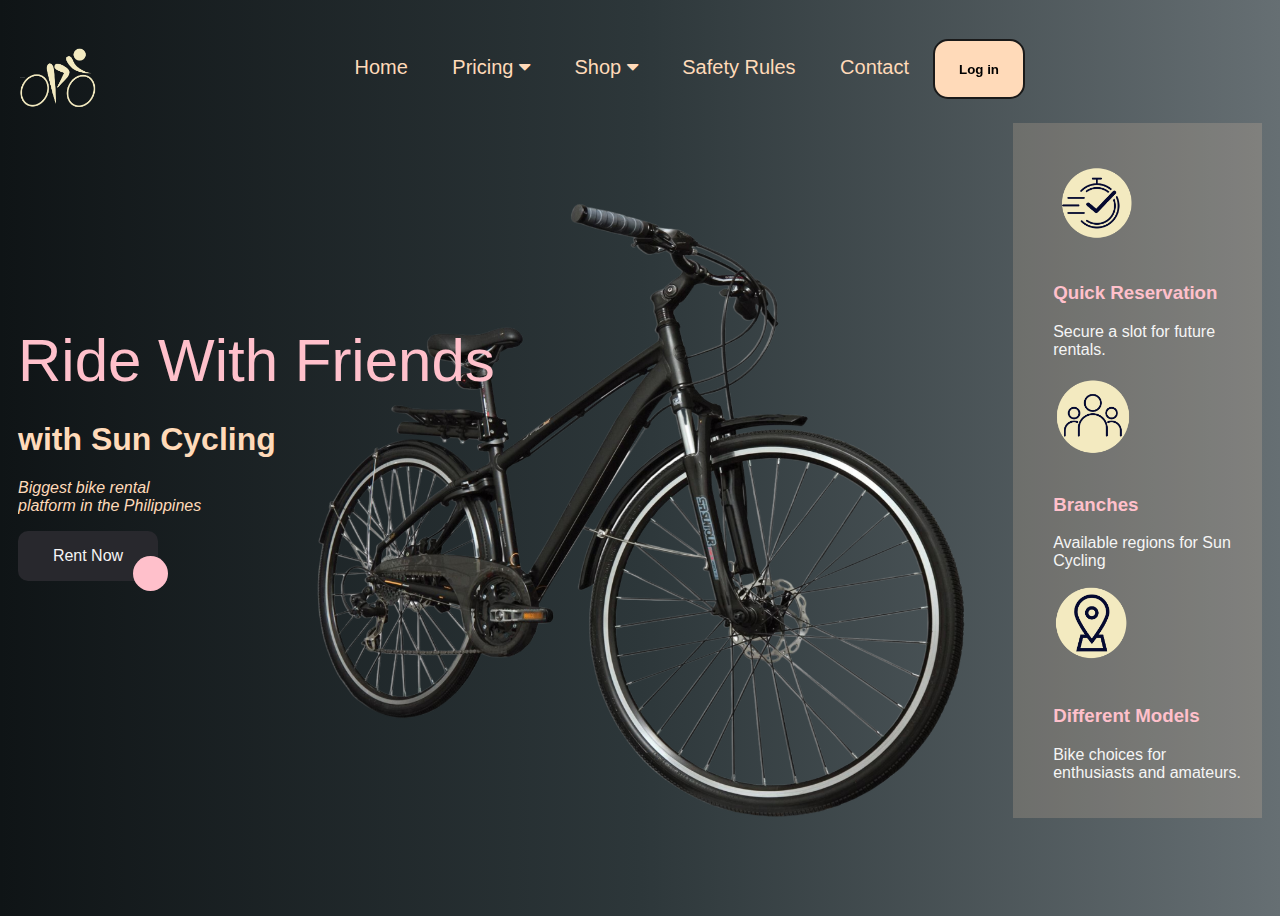
<file: New folder/index.html>
<!DOCTYPE html>
<html>
  <style>
    * {
  box-sizing: border-box;
}

body {
  font-family: Arial;
  padding: 10px;
  background: linear-gradient(to right, #0f1416, #2d373a, #666f73);
}
/* Header/Blog Title */
.header {
  text-align: center;
  background: white;
}

/* .header h1 {}*/

/* Style the top navigation bar */
.topnav {
  overflow: hidden;
  text-align: center; /* Center-align the navigation links */
}

/* Style the topnav links */
.topnav a {
  display: inline-block;
  list-style: outside none none;
  margin: .5em 1em;
  padding: 0;
  color: peachpuff;
  position: relative;
  text-decoration: none;
  font-size: 20px;
}

.topnav a::before,
.topnav a::after {
  content: '';
  height: 14px;
  width: 14px;
  position: absolute;
  transition: all .35s ease;
  opacity: 0;
}

.topnav a::before {
  content: '';
  right: 0;
  top: 0;
  border-top: 3px solid peachpuff;
  border-right: 3px solid peachpuff;
  transform: translate(-100%, 50%);
}

.topnav a:after {
  content: '';
  left: 0;
  bottom: 0;
  border-bottom: 3px solid peachpuff;
  border-left: 3px solid peachpuff;
  transform: translate(100%, -50%)
}

.topnav a:hover:before,
.topnav a:hover:after {
  transform: translate(0, 0);
  opacity: 1;
}

.topnav a:hover {
  color:pink;
}
.home .home-text{
 	text-align: left;
 	position: relative;
 	z-index: 2;
 }

.home .home-text p{
	margin:0;
	overflow: hidden;
}
.home .home-text p span{
    font-size: 60px;
    color:pink;
    font-weight: 500;
    display: inline-block;
    line-height: 76px;
    display: none;
}

.home .home-text p span.text-in{
	display: block;
	animation: textIn .5s ease;
}
.home .home-text p span.text-out{
	animation: textOut .5s ease;
}

@keyframes textIn{
	0%{
		transform: translateY(100%);
	}
	100%{
		transform: translateY(0%);
	}
}
@keyframes textOut{
	0%{
		transform: translateY(0%);
	}
	100%{
		transform: translateY(-100%);

	}
}
/* CSS */
.button-86 {
  all: unset;
  width: 100px;
  height: 30px;
  font-size: 16px;
  background: transparent;
  border: none;
  position: relative;
  color: whitesmoke;
  cursor: pointer;
  z-index: 1;
  padding: 10px 20px;
  display: flex;
  align-items: center;
  justify-content: center;
  white-space: nowrap;
  user-select: none;
  -webkit-user-select: none;
  touch-action: manipulation;
}

.button-86::after,
.button-86::before {
  content: '';
  position: absolute;
  bottom: 0;
  right: 0;
  z-index: -99999;
  transition: all .4s;
}

.button-86::before {
  transform: translate(0%, 0%);
  width: 100%;
  height: 100%;
  background: #28282d;
  border-radius: 10px;
}

.button-86::after {
  transform: translate(10px, 10px);
  width: 35px;
  height: 35px;
  background: pink;
  color: #28282d;
  backdrop-filter: blur(5px);
  -webkit-backdrop-filter: blur(5px);
  border-radius: 50px;
}

.button-86:hover::before {
  transform: translate(5%, 20%);
  width: 110%;
  height: 110%;
}

.button-86:hover::after {
  border-radius: 10px;
  transform: translate(0, 0);
  width: 100%;
  height: 100%;
}

.button-86:active::after {
  transition: 0s;
  transform: translate(0, 5%);
}
.button-27 {
  appearance: none;
  background-color: peachpuff;
  border: 2px solid #1A1A1A;
  border-radius: 15px;
  box-sizing: border-box;
  color: black;
  cursor: pointer;
  display: inline-block;
  font-weight: 600;
  line-height: normal;
  margin: 0;
  min-height: 60px;
  min-width: 0;
  outline: none;
  padding: 16px 24px;
  text-align: center;
  text-decoration: none;
  transition: all 300ms cubic-bezier(.23, 1, 0.32, 1);
  user-select: none;
  -webkit-user-select: none;
  touch-action: manipulation;
  will-change: transform;
}

.button-27:disabled {
  pointer-events: none;
}

.button-27:hover {
  box-shadow: rgba(0, 0, 0, 0.25) 0 8px 15px;
  transform: translateY(-2px);
}

.button-27:active {
  box-shadow: none;
  transform: translateY(0);
}

/* Dropdown container */
.dropdown {
  position: below;
  display: inline-block;
}

/* Dropdown content (hidden by default) */
.dropdown-content {
  display: none;
  position: absolute;
  background-color: #f9f9f9;
  min-width: 160px;
  box-shadow: 0px 8px 16px 0px rgba(0,0,0,0.2);
  z-index: 1;
}

/* Links inside the dropdown */
.dropdown-content a {
  color: black;
  padding: 12px 16px;
  text-decoration: none;
  display: block;
}

/* Change color of dropdown links on hover */
.dropdown-content a:hover {
  background-color: #f1f1f1;
}

/* Show the dropdown menu on hover */
.dropdown:hover .dropdown-content {
  display: block;
}




/* Create two unequal columns that floats next to each other */
/* Left column */
.leftcolumn {   
  float: left;
  width: 80%;
}

/* Right column */
.rightcolumn {
  float: left;
  width: 20%;
  background-color:rgba(255, 218, 185, 0.182);
  padding-left: 20px;
}
.logo{
  float: left;
}

/* Fake image */
.fakeimg {

  width: 100%;
  text-align: right;
}

/* Add a card effect for articles */
.card {
 
  padding: 20px;
  margin-top: 20px;
  display: inline-block;

}
.card a{
    text-decoration: none;
    color: pink;
}
/* Clear floats after the columns */
.row::after {
  content: "";
  display: table;
  clear: both;
}


/* Footer */
.footer {
  padding: 20px;
  text-align: center;
  margin-top: 20px;
}

/* Responsive layout - when the screen is less than 800px wide, make the two columns stack on top of each other instead of next to each other */
@media screen and (max-width: 800px) {
  .leftcolumn, .rightcolumn {   
    width: 100%;
    padding: 0;
  }
}

/* Responsive layout - when the screen is less than 400px wide, make the navigation links stack on top of each other instead of next to each other */
@media screen and (max-width: 400px) {
  .topnav a {
    float: none;
    width: 100%;
    margin: 0%;
    
  }
}
  </style>
<head>
	<title>Sun Cycling PH</title>
    <link rel="icon" type="image/x-icon" href="1.png">
     <meta name="viewport" content="width=device-width, initial-scale=1">
     <link rel="stylesheet" href="https://cdnjs.cloudflare.com/ajax/libs/font-awesome/4.7.0/css/font-awesome.min.css">

</head>
    
<body>
  <div class="header">
    <h1></h1>
  </div>

<div class="topnav">
  <div class="logo"> <img src="1.png" alt="logot" style ="width:80px;height:80px;"></div>
  <a href="#" onclick="location.href='index.html'" >Home</a>
  <div class="dropdown">
    <a href="#" class="dropbtn">Pricing <i class="fa fa-caret-down"></i></a>
    <div class="dropdown-content">
      <h2>Pricing</h2>
      
      <h3>Standard Plan</h3>
      <p>Price: $XX per month</p>
      <p>Features:</p>
      <ul>
        <li>Less 10% for 5th Rental</li>
        <li>Access to Perks</li>
      </ul>
  
      <h3>Premium Plan</h3>
      <p>Price: $XX per month</p>
      <p>Features:</p>
      <ul>
        <li>Rent a bike for a month</li>
        <li>Inclusive of Upgrades</li>
        <!-- Add more features as needed -->
      </ul>
  
      <h3>Enterprise Plan</h3>
      <p>Contact us for a customized quote.</p>
  
      <!-- Add more pricing plans as needed -->
  
    </div>
  </div>
  
  <div class="dropdown">
    <a href="#" class="dropbtn">Shop <i class="fa fa-caret-down"></i></a>
    <div class="dropdown-content">
      <a href="#">Bikes</a>
      <a href="#">Accessories</a>
      <a href="#">Apparel</a>
    </div>
  </div>

  <div class="dropdown">
    <a href="#" class="dropbtn">Safety Rules </a>
    <div class="dropdown-content">
      <a href="#">Ride Defensively</a>
      <a href="#">Inspect Bike</a>
      <a href="#">Follow Rental Terms</a>
    </div>
  </div>
  
  <div class="dropdown">
    <a href="#" class="dropbtn">Contact</a>
    <div class="dropdown-content">
      <a href="#">Email: contact@example.com</a>
      <a href="#">Phone: +1 (123) 456-7890</a>
      <a href="#">Address: 123 Main Street, City</a>
      
    </div>
  </div>
  <button float="right" class="button-27" role="button" onclick="location.href='signup.html'">Log in</button> 
</div>

<div class="row">
  <div class="leftcolumn">
    
   <div class="fakeimg" style="height:200px;"> <img src="5.png" float=right style="width:750px;height:700px;" ></div>
   
  <section class="home">
    <div class="home-text">
      <p class="animate-text">
        <span>Ride With Friends</span>
        <span>Explore the City</span>
        <span>Upgrade your Comfort</span>
        <span>Enjoy the Scenery</span>
        <span>Breathe and Relax</span>
        <h1 style="color: peachpuff">         with Sun Cycling</h1>
        <p style="color:  peachpuff" ><i>   Biggest bike rental  <br>   platform in the Philippines </br> </i></p>
      </p> 
     </div>
</section>
<p> </p>
<p> </p>
<button class="button-86" onclick="location.href='Rent.html'" role="button">Rent Now</button>

  </div>
      
  <div class="rightcolumn">
    <div class="card">
     
        <div class="fakeimg2" style="height:100px;"><img src="3.png" float=right style="width:80px;height:80px;" ></div>
        <h3><a href="#" onclick="location.href='reservations.html'">Quick Reservation</a></h3>
        <p style="color: whitesmoke">Secure a slot for future rentals.</p>
        <div class="fakeimg2" style="height:100px;"><img src="2.png" float=right style="width:80px;height:80px;" ></div>
        <h3><a href="#">Branches</a></h3>
        <p style="color: whitesmoke">Available regions for Sun Cycling</p>
        <div class="fakeimg2" style="height:100px;"><img src="4.png" float=right style="width:80px;height:80px;" ></div>
        <h3><a href="#">Different Models</a></h3>
        <p style="color: whitesmoke">Bike choices for enthusiasts and amateurs.</p>

     
    </div>
  </div>
</div>

<div class="footer">
  <h2></h2>
</div>
 
<script>
         const txts=document.querySelector(".animate-text").children,
               txtsLen=txts.length;
           let index=0;
          const textInTimer=3000,
                textOutTimer=2800;

         function animateText() {
            for(let i=0; i<txtsLen; i++){
              txts[i].classList.remove("text-in","text-out");  
            }
            txts[index].classList.add("text-in");

            setTimeout(function(){
                txts[index].classList.add("text-out");              
            },textOutTimer)

            setTimeout(function(){

              if(index == txtsLen-1){
                  index=0;
                }
               else{
                   index++;
                 }
                animateText();
            },textInTimer); 
         }
         
         window.onload=animateText;
   
</script>

</body>
</html>
</file>
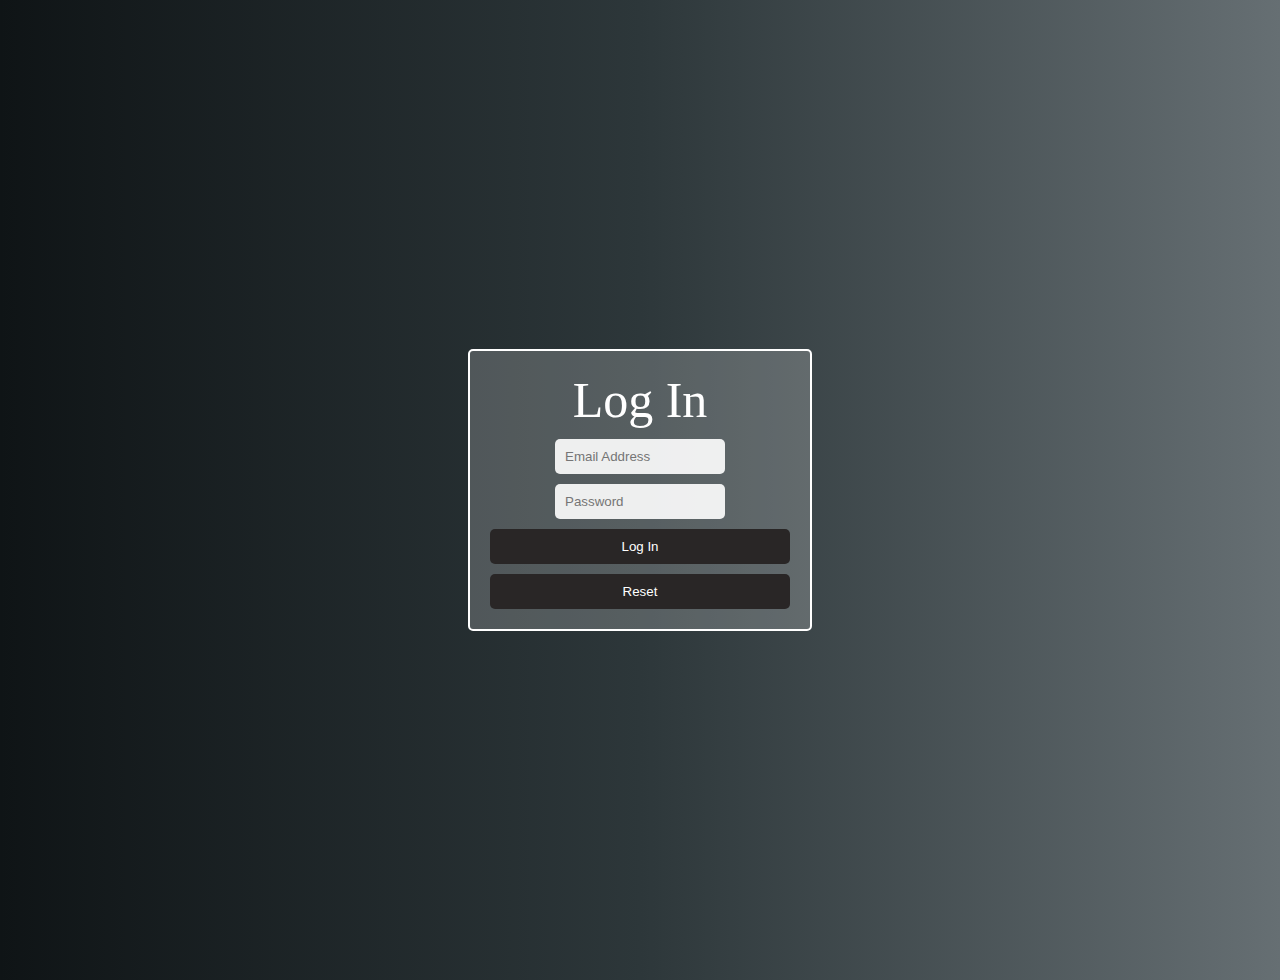
<file: next.html>
<!DOCTYPE html>
<html>
  <head>
    <meta charset="UTF-8">
    <meta name="viewport" content="width=device-width, initial-scale=1.0">
    <title>Log In</title>
    <link rel="icon" type="image/x-icon" href="1.png">
    <style>
      body {
        text-align: center;
        padding: 2em 0;
        background: linear-gradient(to right, #0f1416, #2d373a, #666f73);
        background-position: auto;
        background-size: cover;
        display: flex;
        justify-content: center;
        align-items: center;
        min-height: 100vh;
      }

      header {
        font-size: 50px;
        color: white;
        
      }

      .container {
        width: 300px;
        padding: 20px;
        border: 2px solid white;
        background-color: rgba(255, 255, 255, 0.2);
        border-radius: 5px;
      }

      .Email, .Password {
        margin: 10px 0;
      }

      input {
        width: 50%;
        padding: 10px;
        border: none;
        border-radius: 5px;
        background-color: rgba(255, 255, 255, 0.9);
      }

      .button {
        margin-top: 10px;
      }

      button {
        color: #fff;
        border: none;
        border-radius: 5px;
        cursor: pointer;
        padding: 10px;
        width: 100%;
      }

      button[type="reset"] {
        background-color: rgb(41, 38, 38);;
      }
      button[type="submit"] {
        background-color: rgb(41, 38, 38);;
      }
      #successMessage {
        display: none;
        font-size: 24px;
        color: black;
        margin-top: 20px;
      }

      .error-message {
        color: red;
        font-size: 12px;
      }
    </style>
  </head>
  <title>Sun Cycling; Login</title>
    <link rel="icon" type="image/x-icon" href="1.png">
  <body>
    
    <div class="container">
        <header>Log In</header>
      <form id="myForm">
        <div class="Email">
          <input type="email" placeholder="Email Address" id="email">
          <div id="emailError" class="error-message"></div>
        </div>
        <div class="Password">
          <input type="password" placeholder="Password" id="password">
          <div id="passwordError" class="error-message"></div>
        </div>
        <div class="button">
          <button type="submit">Log In</button>
        </div>
        <div class="button">
          <button type="reset" id="resetButton">Reset</button>
        </div>
      </form>
    </div>
    <script>
       document.addEventListener("DOMContentLoaded", function () {
            const form = document.getElementById("myForm");
            const emailInput = document.getElementById("email");
            const passwordInput = document.getElementById("password");
            const emailError = document.getElementById("emailError");
            const passwordError = document.getElementById("passwordError");
        
            // Attach the resetForm function to the Reset button
            document.getElementById("resetButton").addEventListener("click", function () {
                resetForm();
            });
        
            function resetForm() {
                emailInput.value = "";
                passwordInput.value = "";
                emailError.innerText = "";
                passwordError.innerText = "";
            }
        
            form.addEventListener("submit", function (event) {
                event.preventDefault(); // Prevent form submission
                let isValid = true;
        
                // Check if email is empty
                if (emailInput.value.trim() === "") {
                    emailError.innerText = "Email is required";
                    isValid = false;
                } else {
                    emailError.innerText = "";
                }
        
                // Check if password is empty
                if (passwordInput.value.trim() === "") {
                    passwordError.innerText = "Password is required";
                    isValid = false;
                } else {
                    passwordError.innerText = "";
                }
        
                if (!isValid) {
                    return;
                }
        
                // Retrieve user registration data from local storage
                const storedEmail = localStorage.getItem("userEmail");
                const storedPassword = localStorage.getItem("userPassword");
        
                // Check if the entered email and password match the stored values
                if (emailInput.value === storedEmail && passwordInput.value === storedPassword) {
                    // Redirect to the desired link on successful login
                    window.location.href = "index2.html";
                } else {
                    emailError.innerText = "Invalid email or password";
                    passwordError.innerText = "Invalid email or password";
                }
            });
        
            // Reset error messages when inputs change
            emailInput.addEventListener("input", function () {
                emailError.innerText = "";
            });
        
            passwordInput.addEventListener("input", function () {
                passwordError.innerText = "";
            });
        });
    </script>
  </body>
</html>
</file>
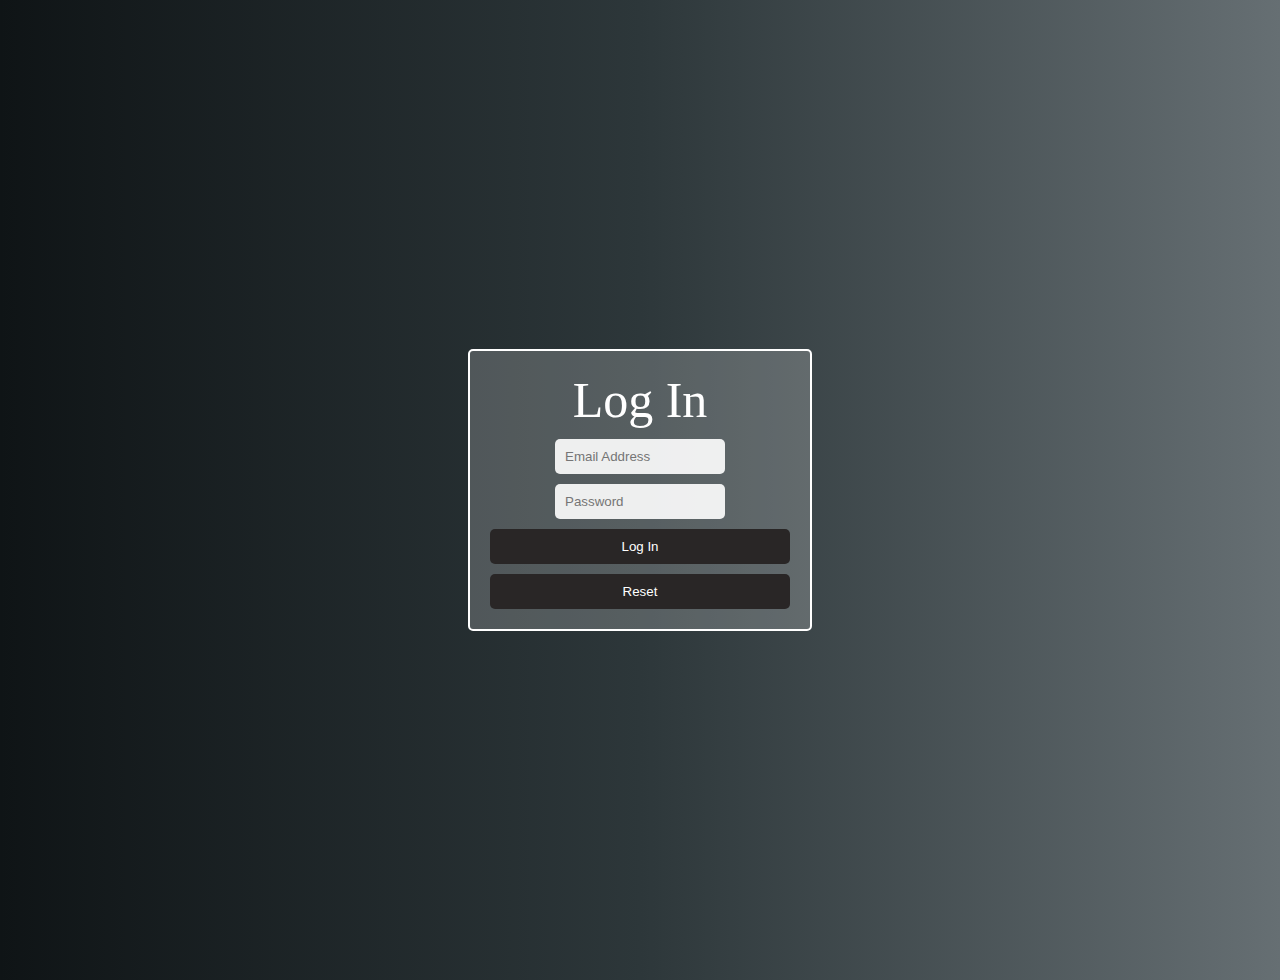
<file: next2.html>
<!DOCTYPE html>
<html>
  <head>
    <meta charset="UTF-8">
    <meta name="viewport" content="width=device-width, initial-scale=1.0">
    <title>Log In</title>
    <style>
      body {
        text-align: center;
        padding: 2em 0;
        background: linear-gradient(to right, #0f1416, #2d373a, #666f73);
        background-position: auto;
        background-size: cover;
        display: flex;
        justify-content: center;
        align-items: center;
        min-height: 100vh;
      }

      header {
        font-size: 50px;
        color: white;
        
      }

      .container {
        width: 300px;
        padding: 20px;
        border: 2px solid white;
        background-color: rgba(255, 255, 255, 0.2);
        border-radius: 5px;
      }

      .Email, .Password {
        margin: 10px 0;
      }

      input {
        width: 50%;
        padding: 10px;
        border: none;
        border-radius: 5px;
        background-color: rgba(255, 255, 255, 0.9);
      }

      .button {
        margin-top: 10px;
      }

      button {
        color: #fff;
        border: none;
        border-radius: 5px;
        cursor: pointer;
        padding: 10px;
        width: 100%;
      }

      button[type="reset"] {
        background-color: rgb(41, 38, 38);;
      }
      button[type="submit"] {
        background-color: rgb(41, 38, 38);;
      }

      #successMessage {
        display: none;
        font-size: 24px;
        color: black;
        margin-top: 20px;
      }

      .error-message {
        color: red;
        font-size: 12px;
      }
    </style>
  </head>
  <title>Sun Cycling; Login</title>
    <link rel="icon" type="image/x-icon" href="1.png">
  <body>
    
    <div class="container">
        <header>Log In</header>
      <form id="myForm">
        <div class="Email">
          <input type="email" placeholder="Email Address" id="email">
          <div id="emailError" class="error-message"></div>
        </div>
        <div class="Password">
          <input type="password" placeholder="Password" id="password">
          <div id="passwordError" class="error-message"></div>
        </div>
        <div class="button">
          <button type="submit">Log In</button>
        </div>
        <div class="button">
          <button type="reset" id="resetButton">Reset</button>
        </div>
      </form>
    </div>
    <script>
       document.addEventListener("DOMContentLoaded", function () {
            const form = document.getElementById("myForm");
            const emailInput = document.getElementById("email");
            const passwordInput = document.getElementById("password");
            const emailError = document.getElementById("emailError");
            const passwordError = document.getElementById("passwordError");
        
            // Attach the resetForm function to the Reset button
            document.getElementById("resetButton").addEventListener("click", function () {
                resetForm();
            });
        
            function resetForm() {
                emailInput.value = "";
                passwordInput.value = "";
                emailError.innerText = "";
                passwordError.innerText = "";
            }
        
            form.addEventListener("submit", function (event) {
                event.preventDefault(); // Prevent form submission
                let isValid = true;
        
                // Check if email is empty
                if (emailInput.value.trim() === "") {
                    emailError.innerText = "Email is required";
                    isValid = false;
                } else {
                    emailError.innerText = "";
                }
        
                // Check if password is empty
                if (passwordInput.value.trim() === "") {
                    passwordError.innerText = "Password is required";
                    isValid = false;
                } else {
                    passwordError.innerText = "";
                }
        
                if (!isValid) {
                    return;
                }
        
                // Retrieve user registration data from local storage
                const storedEmail = localStorage.getItem("userEmail");
                const storedPassword = localStorage.getItem("userPassword");
        
                // Check if the entered email and password match the stored values
                if (emailInput.value === storedEmail && passwordInput.value === storedPassword) {
                    // Redirect to the desired link on successful login
                    window.location.href = "admin.html";
                } else {
                    emailError.innerText = "Invalid email or password";
                    passwordError.innerText = "Invalid email or password";
                }
            });
        
            // Reset error messages when inputs change
            emailInput.addEventListener("input", function () {
                emailError.innerText = "";
            });
        
            passwordInput.addEventListener("input", function () {
                passwordError.innerText = "";
            });
        });
    </script>
  </body>
</html>
</file>
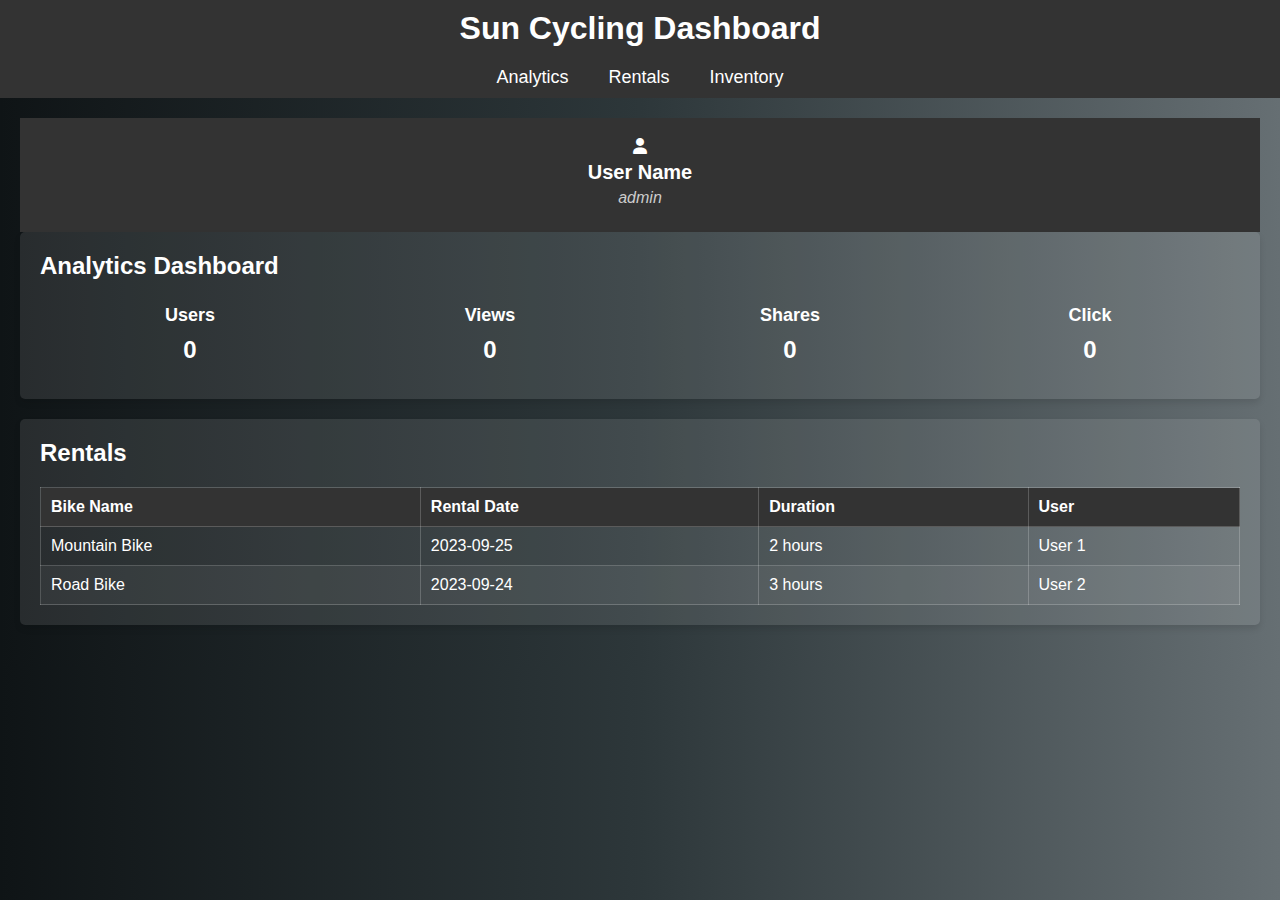
<file: New folder/admin.html>
<!DOCTYPE html>
<html lang="en">
<head>
    <meta charset="UTF-8">
    <meta name="viewport" content="width=device-width, initial-scale=1.0">
    <link rel="stylesheet" href="https://cdnjs.cloudflare.com/ajax/libs/font-awesome/6.0.0-beta3/css/all.min.css">
    <title>Sun Cycling Admin</title>
    <style>
        /* Reset some default styles */
        * {
            margin: 0;
            padding: 0;
            box-sizing: border-box;
        }

        body {
            font-family: Arial, sans-serif;
            background: linear-gradient(to right, #0f1416, #2d373a, #666f73);
            color: white;
        }

        /* Header styling */
        header {
            background-color: #333;
            text-align: center;
            padding: 10px;
        }

        /* Navigation styling */
        nav {
            background-color: #333;
            padding: 10px;
        }

        nav ul {
            list-style-type: none;
            display: flex;
            justify-content: center;
        }

        nav li {
            margin: 0 20px;
        }

        nav a {
            text-decoration: none;
            color: #fff;
            font-size: 18px;
        }

        /* Main content styling */
        main {
            padding: 20px;
        }

        section {
            display: none;
            background-color: rgba(255, 255, 255, 0.1);
            border-radius: 5px;
            padding: 20px;
            margin-bottom: 20px;
            box-shadow: 0 4px 6px rgba(0, 0, 0, 0.1);
        }

        /* Active section styling */
        section.active {
            display: block;
        }

        h2 {
            font-size: 24px;
            margin-bottom: 10px;
        }

        .metrics {
            display: flex;
            justify-content: space-between;
        }

        .metric {
            flex: 1;
            padding: 15px;
            text-align: center;
        }

        .metric h3 {
            font-size: 18px;
            margin-bottom: 10px;
        }

        .metric p {
            font-size: 24px;
            font-weight: bold;
        }

        /* Add styling for the Rentals section */

        #rentals-section {
            background-color: rgba(255, 255, 255, 0.1);
            border-radius: 5px;
            padding: 20px;
            margin-bottom: 20px;
            box-shadow: 0 4px 6px rgba(0, 0, 0, 0.1);
        }

        .rentals-table {
            width: 100%;
            border-collapse: collapse;
            margin-top: 20px;
        }

        .rentals-table th,
        .rentals-table td {
            border: 1px solid rgba(255, 255, 255, 0.2);
            padding: 10px;
            text-align: left;
        }

        .rentals-table th {
            background-color: #333;
            color: white;
        }

        .rentals-table tbody tr:nth-child(even) {
            background-color: rgba(255, 255, 255, 0.05);
        }

        .rentals-table tbody tr:hover {
            background-color: rgba(255, 255, 255, 0.1);
        }
        /* Add styling for the Inventory section */

#inventory-section {
    background-color: rgba(255, 255, 255, 0.1);
    border-radius: 5px;
    padding: 20px;
    margin-bottom: 20px;
    box-shadow: 0 4px 6px rgba(0, 0, 0, 0.1);
}

.inventory-list {
    list-style-type: none;
    padding: 0;
}

.inventory-list li {
    background-color: rgba(255, 255, 255, 0.05);
    border: 1px solid rgba(255, 255, 255, 0.2);
    border-radius: 5px;
    padding: 10px;
    margin-bottom: 10px;
}

.inventory-list h3 {
    font-size: 18px;
    margin-bottom: 5px;
}

.inventory-list p {
    font-size: 14px;
    color: #555;
}
/* Add styling for the User Profile section */
#profile-section {
    background-color: #333;
    color: white;
    padding: 20px;
    text-align: center;
}

#profile-avatar img {
    width: 80px;
    height: 80px;
    border-radius: 50%;
    margin-bottom: 10px;
}

#profile-details h2 {
    font-size: 20px;
    margin: 5px 0;
}

#profile-details p {
    font-size: 16px;
    color: #ccc;
    margin: 5px 0;
}


    </style>
</head>

<body>
    <header>
        <h1>Sun Cycling Dashboard</h1>
    </header>
    <nav>
        <ul>
            <li><a href="#" id="dashboard">Analytics</a></li>
            <li><a href="#" id="rentals">Rentals</a></li>
            <li><a href="#" id="inventory">Inventory</a></li>
        </ul>
    </nav>
    <main>
        <!-- User Profile Section -->
        <aside id="profile-section">
            <div id="profile-avatar">
                <i class="fa-solid fa-user"></i>
            </div>
            <div id="profile-details">
                <h2 id="user-name">User Name</h2>
                <p><i>admin</i></p>
            </div>
        </aside>

        <section id="dashboard-section" class="active">
            <h2>Analytics Dashboard</h2>
            <div class="metrics">
                <div class="metric">
                    <h3>Users</h3>
                    <p id="userCount">0</p>
                </div>
                <div class="metric">
                    <h3>Views</h3>
                    <p id="viewCount">0</p>
                </div>
                <div class="metric">
                    <h3>Shares</h3>
                    <p id="shareCount">0</p>
                </div>
                <div class="metric">
                    <h3>Click
</h3>
                        <p id="clickCount">0</p>
                    </div>
                </div>
            </section>
            
            <section id="rentals-section" class="active">
                <h2>Rentals</h2>
                <table class="rentals-table">
                    <thead>
                        <tr>
                            <th>Bike Name</th>
                            <th>Rental Date</th>
                            <th>Duration</th>
                            <th>User</th>
                        </tr>
                    </thead>
                    <tbody>
                        <tr>
                            <td>Mountain Bike</td>
                            <td>2023-09-25</td>
                            <td>2 hours</td>
                            <td>User 1</td>
                        </tr>
                        <tr>
                            <td>Road Bike</td>
                            <td>2023-09-24</td>
                            <td>3 hours</td>
                            <td>User 2</td>
                        </tr>
                        
                    </tbody>
                </table>
            </section>
            
            <section id="inventory-section">
                <h2>Inventory</h2>
                <ul class="inventory-list">
                    <li>
                        <h3>Bike 1</h3>
                        <p>Quantity: 10</p>
                    </li>
                    <li>
                        <h3>Bike 2</h3>
                        <p>Quantity: 5</p>
                    </li>
                    <li>
                        <h3>Bike 3</h3>
                        <p>Quantity: 8</p>
                    </li>
                    <!-- Add more inventory items here -->
                </ul>
            </section>
            
    </main>
  
<script>
const dashboardLink = document.getElementById('dashboard');
const rentalsLink = document.getElementById('rentals');
const inventoryLink = document.getElementById('inventory');
const dashboardSection = document.getElementById('dashboard-section');
const rentalsSection = document.getElementById('rentals-section');
const inventorySection = document.getElementById('inventory-section');

// Function to show a specific section and hide others
function showSection(sectionToShow) {
    dashboardSection.classList.remove('active');
    rentalsSection.classList.remove('active');
    inventorySection.classList.remove('active');
    sectionToShow.classList.add('active');
}

// Add event listeners to navigation links
dashboardLink.addEventListener('click', function () {
    showSection(dashboardSection);
});

rentalsLink.addEventListener('click', function () {
    showSection(rentalsSection);
});

inventoryLink.addEventListener('click', function () {
    showSection(inventorySection);
});

const userFirstName = localStorage.getItem('userFirstName');

// Update the user's name in the profile section
const userNameElement = document.getElementById('user-name');
if (userFirstName) {
    userNameElement.textContent = userFirstName;
}


</script>

</body>
</html>
</file>
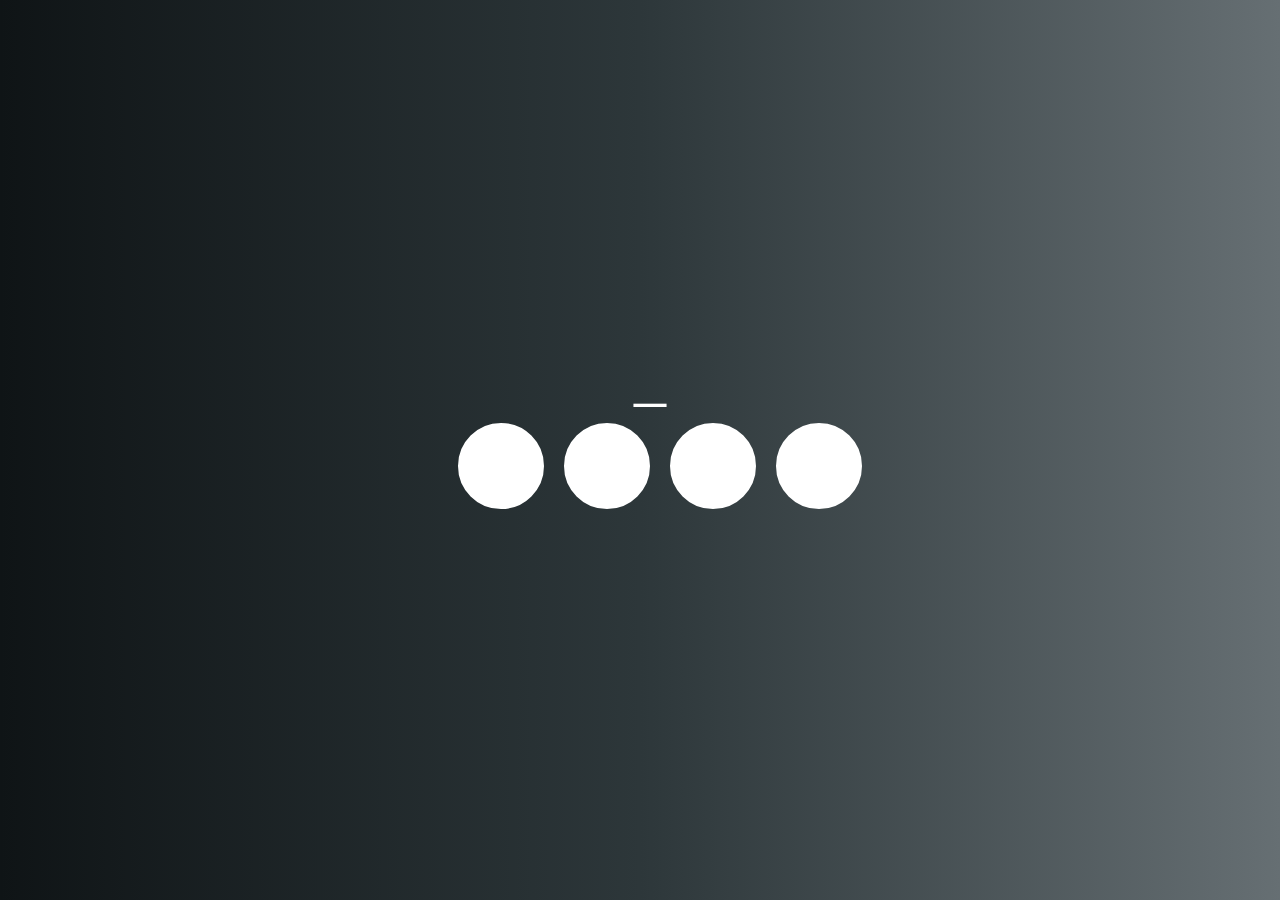
<file: New folder/contact.html>
<!DOCTYPE html>
<style>
  body {
  margin: 0;
  padding:0;
  background: linear-gradient(to right, #0f1416, #2d373a, #666f73);
}

.console-container {
 
  font-family:Khula;
  font-size:4em;
  text-align:center;
  height:200px;
  width:600px;
  display:block;
  position:absolute;
  color:white;
  top:0;
  bottom:0;
  left:0;
  right:0;
  margin:auto;
}
.console-underscore {
   display:inline-block;
  position:relative;
  top:-0.14em;
  left:10px;
}

ul {
  display: flex;
  position: absolute;
  top: 50%;
  left: 50%;
  transform: translate(-50%, -50%);
}

ul li {
  list-style: none;
}

ul li a {
  width: 80px;
  height: 80px;
  background-color: #fff;
  text-align: center;
  line-height: 80px;
  font-size: 35px;
  margin: 0 10px;
  display: block;
  border-radius: 50%;
  position: relative;
  overflow: hidden;
  border: 3px solid #fff;
  z-index: 1;
}

ul li a .icon {
  position: relative;
  color: #262626;
  transition: .5s;
  z-index: 3;
}

ul li a:hover .icon {
  color: #fff;
  transform: rotateY(360deg);
}

ul li a:before {
  content: "";
  position: absolute;
  top: 100%;
  left: 0;
  width: 100%;
  height: 100%;
  background: #f00;
  transition: .5s;
  z-index: 2;
}

ul li a:hover:before {
  top: 0;
}

ul li:nth-child(1) a:before{
  background: #3b5999;
}

ul li:nth-child(2) a:before{
  background: #55acee;
}

ul li:nth-child(3) a:before {
  background: #0077b5;
}

ul li:nth-child(4) a:before {
  background: #dd4b39;
}
</style>
<html>
    <div class='console-container'><span id='text'></span><div class='console-underscore' id='console'>&#95;</div></div>

  <body>

<link rel="stylesheet" href="https://use.fontawesome.com/releases/v5.6.3/css/all.css" integrity="sha384-UHRtZLI+pbxtHCWp1t77Bi1L4ZtiqrqD80Kn4Z8NTSRyMA2Fd33n5dQ8lWUE00s/" crossorigin="anonymous">

<ul>
  <li>
    <a href="https://www.facebook.com/">
      <i class="fab fa-facebook-f icon"></i>    </a>
  </li>
  <li>
    <a href="https://twitter.com/login"><i class="fab fa-twitter icon"></i></a>
  </li>
  <li>
    <a href="https://www.linkedin.com/"><i class="fab fa-linkedin-in icon"></i></a></li>
  <li>
    <a href="https://mail.google.com/mail/u/0/?pli=1#inbox"><i class="fab fa-google-plus-g icon"></i></a></li>
</ul>
<p>  </p>
<p> </p>




  </body>
  <script> // function([string1, string2],target id,[color1,color2])    
    consoleText(['Contact Us', 'Facebook', 'Twitter'], 'Gmail and LinkedIn',['tomato','rebeccapurple','lightblue']);
   
   function consoleText(words, id, colors) {
     if (colors === undefined) colors = ['#fff'];
     var visible = true;
     var con = document.getElementById('console');
     var letterCount = 1;
     var x = 1;
     var waiting = false;
     var target = document.getElementById(id)
     target.setAttribute('style', 'color:' + colors[0])
     window.setInterval(function() {
   
       if (letterCount === 0 && waiting === false) {
         waiting = true;
         target.innerHTML = words[0].substring(0, letterCount)
         window.setTimeout(function() {
           var usedColor = colors.shift();
           colors.push(usedColor);
           var usedWord = words.shift();
           words.push(usedWord);
           x = 1;
           target.setAttribute('style', 'color:' + colors[0])
           letterCount += x;
           waiting = false;
         }, 1000)
       } else if (letterCount === words[0].length + 1 && waiting === false) {
         waiting = true;
         window.setTimeout(function() {
           x = -1;
           letterCount += x;
           waiting = false;
         }, 1000)
       } else if (waiting === false) {
         target.innerHTML = words[0].substring(0, letterCount)
         letterCount += x;
       }
     }, 120)
     window.setInterval(function() {
       if (visible === true) {
         con.className = 'console-underscore hidden'
         visible = false;
   
       } else {
         con.className = 'console-underscore'
   
         visible = true;
       }
     }, 400)
   }
   </script>
</html>
</file>
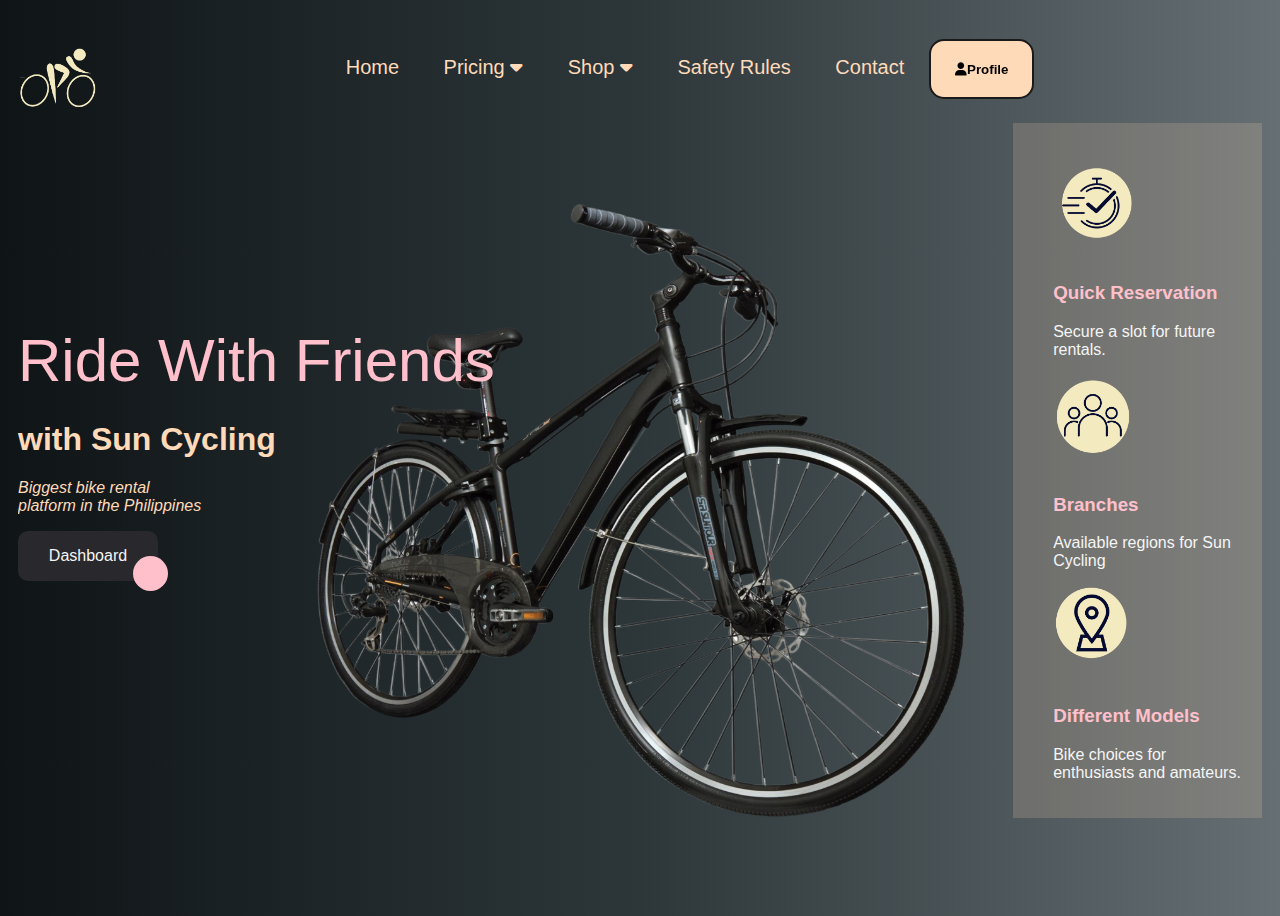
<file: New folder/index2.html>
<!DOCTYPE html>
<html>
  <style>
    * {
  box-sizing: border-box;
}

body {
  font-family: Arial;
  padding: 10px;
  background: linear-gradient(to right, #0f1416, #2d373a, #666f73);
}
/* Header/Blog Title */
.header {
  text-align: center;
  background: white;
}

/* .header h1 {}*/

/* Style the top navigation bar */
.topnav {
  overflow: hidden;
  text-align: center; /* Center-align the navigation links */
}

/* Style the topnav links */
.topnav a {
  display: inline-block;
  list-style: outside none none;
  margin: .5em 1em;
  padding: 0;
  color: peachpuff;
  position: relative;
  text-decoration: none;
  font-size: 20px;
}

.topnav a::before,
.topnav a::after {
  content: '';
  height: 14px;
  width: 14px;
  position: absolute;
  transition: all .35s ease;
  opacity: 0;
}

.topnav a::before {
  content: '';
  right: 0;
  top: 0;
  border-top: 3px solid peachpuff;
  border-right: 3px solid peachpuff;
  transform: translate(-100%, 50%);
}

.topnav a:after {
  content: '';
  left: 0;
  bottom: 0;
  border-bottom: 3px solid peachpuff;
  border-left: 3px solid peachpuff;
  transform: translate(100%, -50%)
}

.topnav a:hover:before,
.topnav a:hover:after {
  transform: translate(0, 0);
  opacity: 1;
}

.topnav a:hover {
  color:pink;
}
.home .home-text{
 	text-align: left;
 	position: relative;
 	z-index: 2;
 }

.home .home-text p{
	margin:0;
	overflow: hidden;
}
.home .home-text p span{
    font-size: 60px;
    color:pink;
    font-weight: 500;
    display: inline-block;
    line-height: 76px;
    display: none;
}

.home .home-text p span.text-in{
	display: block;
	animation: textIn .5s ease;
}
.home .home-text p span.text-out{
	animation: textOut .5s ease;
}

@keyframes textIn{
	0%{
		transform: translateY(100%);
	}
	100%{
		transform: translateY(0%);
	}
}
@keyframes textOut{
	0%{
		transform: translateY(0%);
	}
	100%{
		transform: translateY(-100%);

	}
}
/* CSS */
.button-86 {
  all: unset;
  width: 100px;
  height: 30px;
  font-size: 16px;
  background: transparent;
  border: none;
  position: relative;
  color: whitesmoke;
  cursor: pointer;
  z-index: 1;
  padding: 10px 20px;
  display: flex;
  align-items: center;
  justify-content: center;
  white-space: nowrap;
  user-select: none;
  -webkit-user-select: none;
  touch-action: manipulation;
}

.button-86::after,
.button-86::before {
  content: '';
  position: absolute;
  bottom: 0;
  right: 0;
  z-index: -99999;
  transition: all .4s;
}

.button-86::before {
  transform: translate(0%, 0%);
  width: 100%;
  height: 100%;
  background: #28282d;
  border-radius: 10px;
}

.button-86::after {
  transform: translate(10px, 10px);
  width: 35px;
  height: 35px;
  background: pink;
  color: #28282d;
  backdrop-filter: blur(5px);
  -webkit-backdrop-filter: blur(5px);
  border-radius: 50px;
}

.button-86:hover::before {
  transform: translate(5%, 20%);
  width: 110%;
  height: 110%;
}

.button-86:hover::after {
  border-radius: 10px;
  transform: translate(0, 0);
  width: 100%;
  height: 100%;
}

.button-86:active::after {
  transition: 0s;
  transform: translate(0, 5%);
}
.button-27 {
  appearance: none;
  background-color: peachpuff;
  border: 2px solid #1A1A1A;
  border-radius: 15px;
  box-sizing: border-box;
  color: black;
  cursor: pointer;
  display: inline-block;
  font-weight: 600;
  line-height: normal;
  margin: 0;
  min-height: 60px;
  min-width: 0;
  outline: none;
  padding: 16px 24px;
  text-align: center;
  text-decoration: none;
  transition: all 300ms cubic-bezier(.23, 1, 0.32, 1);
  user-select: none;
  -webkit-user-select: none;
  touch-action: manipulation;
  will-change: transform;
}

.button-27:disabled {
  pointer-events: none;
}

.button-27:hover {
  box-shadow: rgba(0, 0, 0, 0.25) 0 8px 15px;
  transform: translateY(-2px);
}

.button-27:active {
  box-shadow: none;
  transform: translateY(0);
}
/* Dropdown container */
.dropdown {
  position: below;
  display: inline-block;
}

/* Dropdown content (hidden by default) */
.dropdown-content {
  display: none;
  position: absolute;
  background-color: #f9f9f9;
  min-width: 160px;
  box-shadow: 0px 8px 16px 0px rgba(0,0,0,0.2);
  z-index: 1;
}

/* Links inside the dropdown */
.dropdown-content a {
  color: black;
  padding: 12px 16px;
  text-decoration: none;
  display: block;
}

/* Change color of dropdown links on hover */
.dropdown-content a:hover {
  background-color: #f1f1f1;
}

/* Show the dropdown menu on hover */
.dropdown:hover .dropdown-content {
  display: block;
}



/* Create two unequal columns that floats next to each other */
/* Left column */
.leftcolumn {   
  float: left;
  width: 80%;
}

/* Right column */
.rightcolumn {
  float: left;
  width: 20%;
  background-color:rgba(255, 218, 185, 0.182);
  padding-left: 20px;
}
.logo{
  float: left;
}

/* Fake image */
.fakeimg {

  width: 100%;
  text-align: right;
}

/* Add a card effect for articles */
.card {
 
  padding: 20px;
  margin-top: 20px;
  display: inline-block;

}
.card a{
    text-decoration: none;
    color: pink;
}
/* Clear floats after the columns */
.row::after {
  content: "";
  display: table;
  clear: both;
}


/* Footer */
.footer {
  padding: 20px;
  text-align: center;
  margin-top: 20px;
}

/* Responsive layout - when the screen is less than 800px wide, make the two columns stack on top of each other instead of next to each other */
@media screen and (max-width: 800px) {
  .leftcolumn, .rightcolumn {   
    width: 100%;
    padding: 0;
  }
}

/* Responsive layout - when the screen is less than 400px wide, make the navigation links stack on top of each other instead of next to each other */
@media screen and (max-width: 400px) {
  .topnav a {
    float: none;
    width: 100%;
    margin: 0%;
    
  }
}
  </style>
<head>
	<title>Sun Cycling PH</title>
    <link rel="icon" type="image/x-icon" href="1.png">
    <meta name="viewport" content="width=device-width, initial-scale=1">
    <link rel="stylesheet" href="https://cdnjs.cloudflare.com/ajax/libs/font-awesome/6.0.0-beta3/css/all.min.css">
   
</head>
    
<body>
  <div class="header">
    <h1></h1>
  </div>

  <div class="topnav">
    <div class="logo"> <img src="1.png" alt="logot" style ="width:80px;height:80px;"></div>
    <a href="#"  onclick="location.href='index2.html'">Home</a>
    <div class="dropdown">
      <a href="#" class="dropbtn">Pricing <i class="fa fa-caret-down"></i></a>
      <div class="dropdown-content">
        <h2>Pricing</h2>
        
        <h3>Standard Plan</h3>
        <p>Price: $XX per month</p>
        <p>Features:</p>
        <ul>
          <li>Less 10% for 5th Rental</li>
          <li>Access to Perks</li>
        </ul>
    
        <h3>Premium Plan</h3>
        <p>Price: $XX per month</p>
        <p>Features:</p>
        <ul>
          <li>Rent a bike for a month</li>
          <li>Inclusive of Upgrades</li>
          <!-- Add more features as needed -->
        </ul>
    
        <h3>Enterprise Plan</h3>
        <p>Contact us for a customized quote.</p>
    
        <!-- Add more pricing plans as needed -->
    
      </div>
    </div>
    
    <div class="dropdown">
      <a href="#" class="dropbtn">Shop <i class="fa fa-caret-down"></i></a>
      <div class="dropdown-content">
        <a href="#">Bikes</a>
        <a href="#">Accessories</a>
        <a href="#">Apparel</a>
      </div>
    </div>
  
    <div class="dropdown">
      <a href="#" class="dropbtn">Safety Rules </a>
      <div class="dropdown-content">
        <a href="#">Ride Defensively</a>
        <a href="#"> Inspect Bike</a>
        <a href="#">Follow Rental Terms</a>

      </div>
    </div>
    
    <div class="dropdown">
      <a href="#" class="dropbtn">Contact</a>
      <div class="dropdown-content">
        <a href="#">Email: contact@example.com</a>
        <a href="#">Phone: +1 (123) 456-7890</a>
        <a href="#">Address: 123 Main Street, City</a>
        
      </div>
    </div>
    <button float="right" class="button-27" role="button" onclick="location.href='profile.html'"><i class="fa fa-user" aria-hidden="true"></i>Profile</button> 
  </div>
  

<div class="row">
  <div class="leftcolumn">
    
   <div class="fakeimg" style="height:200px;"> <img src="5.png" float=right style="width:750px;height:700px;" ></div>
   
  <section class="home">
    <div class="home-text">
      <p class="animate-text">
        <span>Ride With Friends</span>
        <span>Explore the City</span>
        <span>Upgrade your Comfort</span>
        <span>Enjoy the Scenery</span>
        <span>Breathe and Relax</span>
        <h1 style="color: peachpuff">         with Sun Cycling</h1>
        <p style="color:  peachpuff" ><i>   Biggest bike rental  <br>   platform in the Philippines </br> </i></p>
      </p> 
     </div>
</section>
<p> </p>
<p> </p>
<button class="button-86" onclick="location.href='Start.html'" role="button"> Dashboard</button>

  </div>
      
  <div class="rightcolumn">
    <div class="card">
     
        <div class="fakeimg2" style="height:100px;"><img src="3.png" float=right style="width:80px;height:80px;" ></div>
        <h3><a href="#"onclick="location.href='reservations.html'">Quick Reservation</a></h3>
        <p style="color: whitesmoke">Secure a slot for future rentals.</p>
        <div class="fakeimg2" style="height:100px;"><img src="2.png" float=right style="width:80px;height:80px;" ></div>
        <h3><a href="#">Branches</a></h3>
        <p style="color: whitesmoke">Available regions for Sun Cycling</p>
        <div class="fakeimg2" style="height:100px;"><img src="4.png" float=right style="width:80px;height:80px;" ></div>
        <h3><a href="#">Different Models</a></h3>
        <p style="color: whitesmoke">Bike choices for enthusiasts and amateurs.</p>

     
    </div>
  </div>
</div>

<div class="footer">
  <h2></h2>
</div>
 
<script>
         const txts=document.querySelector(".animate-text").children,
               txtsLen=txts.length;
           let index=0;
          const textInTimer=3000,
                textOutTimer=2800;

         function animateText() {
            for(let i=0; i<txtsLen; i++){
              txts[i].classList.remove("text-in","text-out");  
            }
            txts[index].classList.add("text-in");

            setTimeout(function(){
                txts[index].classList.add("text-out");              
            },textOutTimer)

            setTimeout(function(){

              if(index == txtsLen-1){
                  index=0;
                }
               else{
                   index++;
                 }
                animateText();
            },textInTimer); 
         }
         
         window.onload=animateText;
   
</script>

</body>
</html>
</file>
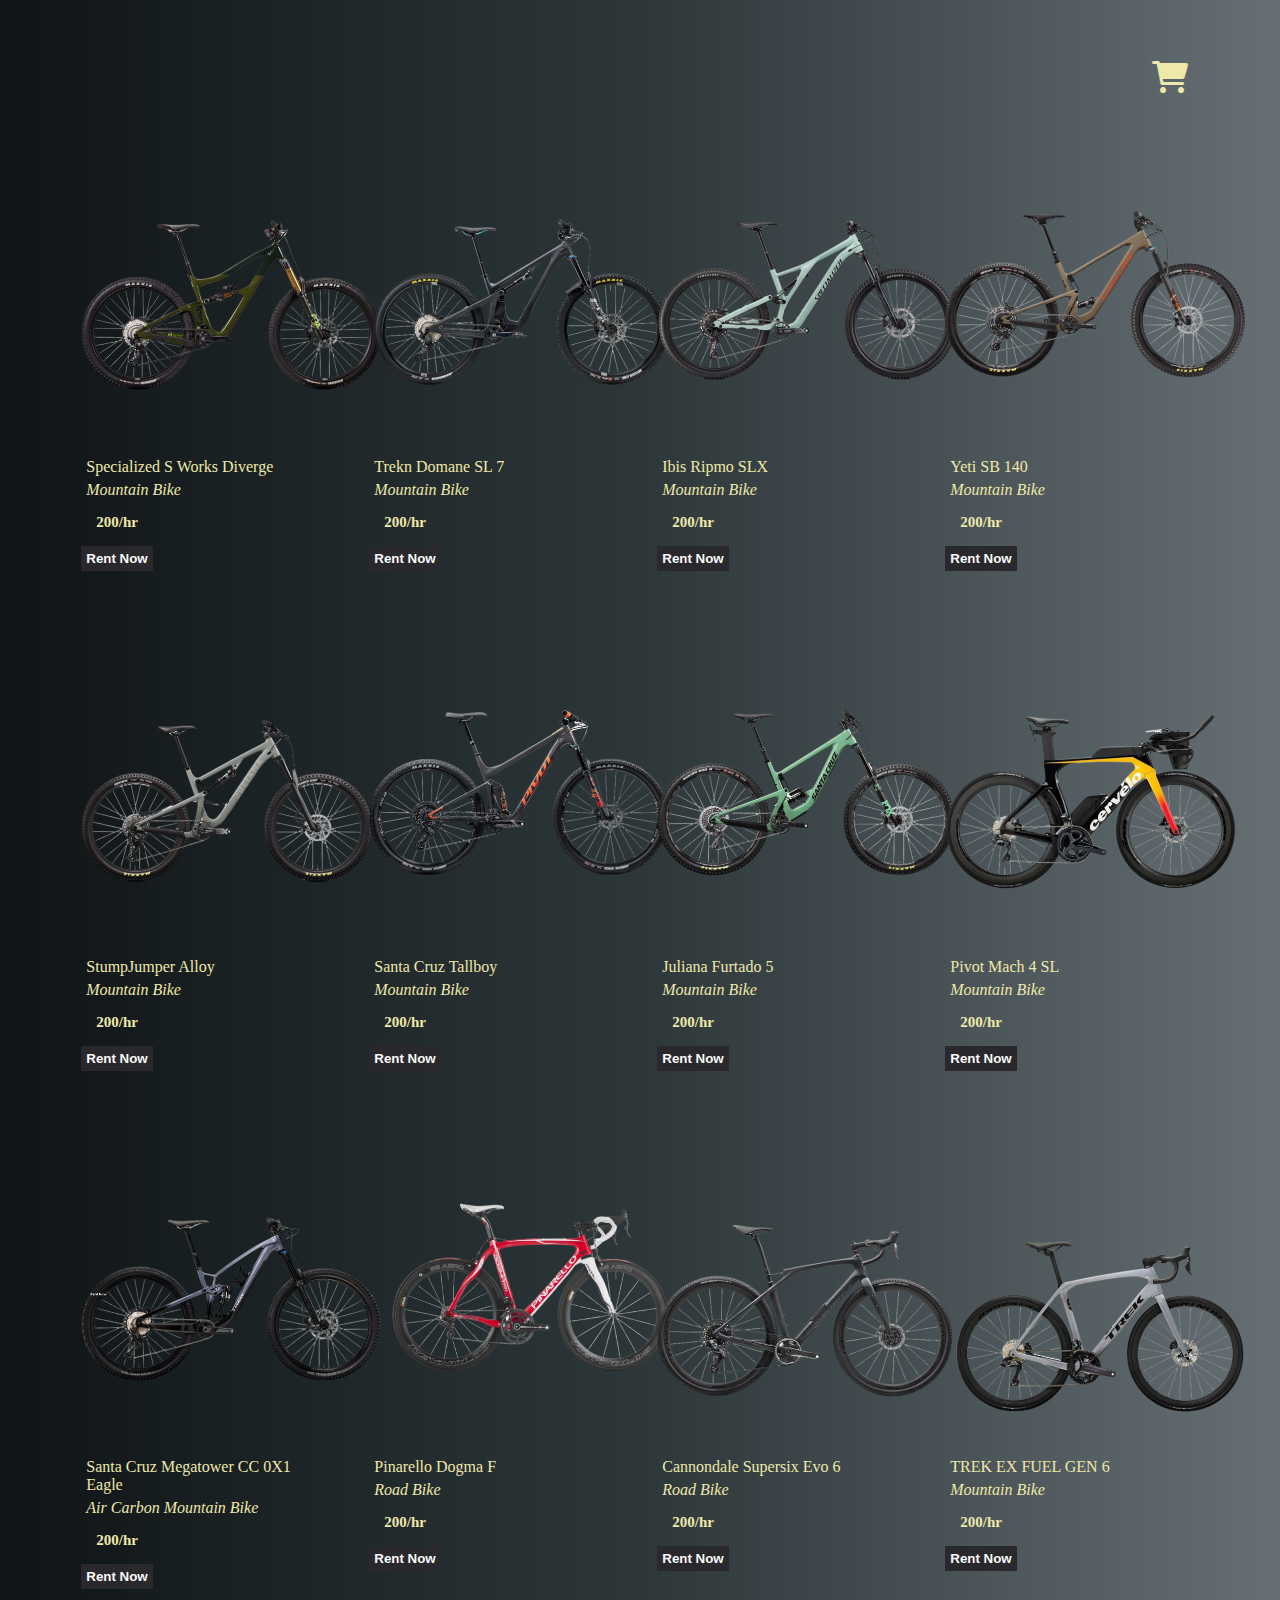
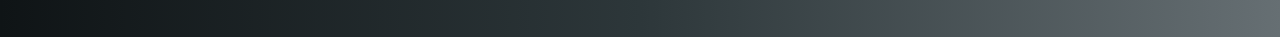
<file: New folder/Rent.html>
<!DOCTYPE html>
<html lang="en">
    <style>

        @import url('https://stackpath.bootstrapcdn.com/font-awesome/4.7.0/css/font-awesome.min.css');
       *
       
       {
           margin: 0;
           padding: 0;
           color: palegoldenrod;
       }
   
       body{
           background: linear-gradient(to right, #0f1416, #2d373a, #666f73);
       }
       h1{
           width: 3%;
           position: relative;
           top: 60px;
           left: 90%;
           cursor: pointer;
       }
       h1:before{
           content: attr(data-count);
           color: white;
           position: absolute;
           right: 16px;
           font-size: 15px;
           text-align: center;
           top: -12px;
           width: 20px;
           height: 20px;
           background: red;
           border-radius: 50%;
           opacity: 0;
       }
       h1.zero:before{
           opacity: 1;
       }
           section{
               margin: 100px auto;
               width: 90%;
               height: 400px;
               display: flex;
               justify-content: space-around;
           }
           section div{
               width: 22%;
               height: 93%;
               background:none;
               padding: 1%;
               position: relative;
           }
           img{
               width: 300px;
               height: 300px;
           }
   
           p{
               margin: 5px;
           }
           h6{
               width: 50px;
               padding: 5px;
               margin: 10px;
               font-size: 15px;
           }
           button{
               padding: 5px;
               background:  #28282d;
               border: none;
               outline: none;
               font-weight: bold;
               color: #fafafa;
               cursor: pointer;
           }
           section div span{
               position: absolute;
               top: 14px;
               left: 13px;
               background:  #28282d26;
               width: 300px;
               height: 186px;
               display: none;
           }
           section div span img{
               width: 100%;
               height: 100%;
           }
           section div:nth-child(1)>span.active{
               animation: first 0.5s ease-in;
               z-index: 2;
               display: block;
   
           }
           section div:nth-child(2)>span.active{
               animation: second 0.5s ease-in;
               z-index: 2;
               display: block;
   
           }
           section div:nth-child(3)>span.active{
               animation: third 0.5s ease-in;
               z-index: 2;
               display: block;
   
           }
           section div:nth-child(4)>span.active{
               animation: four 0.5s ease-in;
               z-index: 2;
               display: block;
   
           }
           .section2 div:nth-child(1)>span.active{
               animation: first 0.5s ease-in;
               z-index: 2;
               display: block;
   
           }
           .section2 div:nth-child(2)>span.active{
               animation: second 0.5s ease-in;
               z-index: 2;
               display: block;
   
           }
           .section2 div:nth-child(3)>span.active{
               animation: third 0.5s ease-in;
               z-index: 2;
               display: block;
   
           }
           .section2 div:nth-child(4)>span.active{
               animation: four 0.5s ease-in;
               z-index: 2;
               display: block;
   
           }
      
           .section3 div:nth-child(1)>span.active{
               animation: first 0.5s ease-in;
               z-index: 2;
               display: block;
   
           }
           .section3 div:nth-child(2)>span.active{
               animation: second 0.5s ease-in;
               z-index: 2;
               display: block;
   
           }
           .section3 div:nth-child(3)>span.active{
               animation: third 0.5s ease-in;
               z-index: 2;
               display: block;
   
           }
           .section3 div:nth-child(4)>span.active{
               animation: four 0.5s ease-in;
               z-index: 2;
               display: block;
   
           }
           @keyframes first{
               to{
                   width: 30px;
                   height: 20px;
                   left: 1290px;
                   top: -70px;
               }
           }
           @keyframes second{
               to{
                   width: 30px;
                   height: 20px;
                   left: 948px;
                   top: -70px;
               }
           }
           @keyframes third{
               to{
                   width: 30px;
                   height: 20px;
                   left: 606px;
                   top: -70px;
               }
           }
           @keyframes four{
               to{
                   width: 30px;
                   height: 20px;
                   left: 265px;
                   top: -70px;
               }
           }
   
   
           
           .select{
               width: 60%;
               height: 580px;
               padding: 5%;
               background:linear-gradient(to right, #0f1416, #2d373a, #666f73);
               position: absolute;
               top: -1000px;
               left: 20%;
               transition: 0.5s;
               overflow-y: auto;
               margin: auto;
           }
           .select.display{
               top: 10px;
           }
           .select div{
               width: 100%;
               height: 200px;
               display: flex;
               padding: 5px;
               border: 1px solid peachpuff;
               position: relative;
               margin: 5px auto;
           }
           .select div img{
               width: 300px;
               height: 100%;
           }
           .select div p{
               padding: 35px;
               color: white;
           }
           .select div h6,
           .select div button{
               position: absolute;
               left: 45%;
               top: 50%;
               color: white;
           }
           .select div button{
               left: 60%;
               top: 55%;
           }
           .select div span{
               display: none;
           }
           .ul{
               text-align: center;
           }
    </style>
<head>
    <link rel="stylesheet" href="https://cdnjs.cloudflare.com/ajax/libs/font-awesome/6.0.0-beta3/css/all.min.css">

    <meta charset="UTF-8">
    <title>Sun Cycling PH</title>
    <link rel="icon" type="image/x-icon" href="1.png">
</head>
</head>
<body>
    <h1><i class=" fa fa-shopping-cart"></i></h1>
        <section class="section2">
            <div class="item">
                <img src="bike5.png">
                <p>Specialized S Works Diverge</p>
                <p><i>Mountain Bike</i></p>
                <h6>200/hr</h6>
                <span></span>
                <button>Rent Now</button>
                
            </div>
            <div class="item">
                <img src="bike6.png">
                <p>Trekn Domane SL 7 </p>
                <p><i>Mountain Bike</i></p>
                <h6>200/hr</h6>
                <span></span>
                <button>Rent Now</button>
            </div>
            <div class="item">
                <img src="bike7.png">
                <p>Ibis Ripmo SLX </p>
                <p><i>Mountain Bike</i></p>
                <h6>200/hr</h6>
                <span></span>
                <button>Rent Now</button>
            </div>
            <div class="item">
                <img src="bike8.png">
                <p>Yeti SB 140</p>
                <p><i>Mountain Bike</i></p>
                <h6>200/hr</h6>
                <span></span>
                <button>Rent Now</button>
            </div>
        </section>

        <section class="section3">
            <div class="item">
                <img src="bike9.png">
                <p>StumpJumper Alloy</p>
                <p><i>Mountain Bike</i></p>
                <h6>200/hr</h6>
                <span></span>
                <button>Rent Now</button>
                
            </div>
            <div class="item">
                <img src="bike10.png">
                <p>Santa Cruz Tallboy</p>
                <p><i>Mountain Bike</i></p>
                <h6>200/hr</h6>
                <span></span>
                <button>Rent Now</button>
            </div>
            <div class="item">
                <img src="bike11.png">
                <p>Juliana Furtado 5</p>
                <p><i>Mountain Bike</i></p>
                <h6>200/hr</h6>
                <span></span>
                <button>Rent Now</button>
            </div>
            <div class="item">
                <img src="bike12.png">
                <p>Pivot Mach 4 SL</p>
                <p><i>Mountain Bike</i></p>
                <h6>200/hr</h6>
                <span></span>
                <button>Rent Now</button>
            </div>
        </section>
        <section>
            <div class="item">
                <img src="bike1.png">
                <p>Santa Cruz Megatower CC 0X1 Eagle</p>
                <p><i> Air Carbon Mountain Bike</i></p>
                
			<!-- Image of the bike
                <p > <i class="fa-solid fa-gauge"> </i> Single Speed </p>
                <p>   <i class="fa-solid fa-gears"></i>Coaster Break</p>
                <p>   <i class="fa-solid fa-circle-up"></i>Padded Seat</p>
                <p>  <i class="fa-solid fa-person-biking"></i> Upright Riding Position</p>
            -->
                <h6>200/hr</h6>
                <span></span>
                <button>Rent Now</button>
                
            </div>
            <div class="item">
                <img src="bike2.png">
                <p>Pinarello Dogma F</p>
                <p><i>Road Bike</i></p>
                <h6>200/hr</h6>
                <span></span>
                <button>Rent Now</button>
            </div>
            <div class="item">
                <img src="bike3.png">
                <p>Cannondale Supersix Evo 6</p>
                <p><i>Road Bike</i></p>
                <h6>200/hr</h6>
                <span></span>
                <button>Rent Now</button>
            </div>
            <div class="item">
                <img src="bike4.png">
                <p>TREK EX FUEL GEN 6</p>
                <p><i>Mountain Bike</i></p>
                <h6>200/hr</h6>
                <span></span>
                <button>Rent Now</button>
            </div>
        </section>

        <div class="select">
            
        </div>

    <div class="select">
        <!-- Checkout button that is initially disabled -->
        <button id="checkoutButton" disabled>Checkout</button>
    </div>

    <script>
        // Simulated user authentication status (you should replace this with a real authentication system)
        let isLoggedIn = false;

        // Function to enable the checkout button when the user is logged in
        function enableCheckoutButton() {
            const checkoutButton = document.getElementById("checkoutButton");
            if (isLoggedIn) {
                checkoutButton.disabled = false;
            } else {
                checkoutButton.disabled = true;
                alert("You must be logged in to checkout.");
            }
        }

        var noti = document.querySelector('h1');
        var select = document.querySelector('.select');
        var button = document.getElementsByTagName('button');
        
        for(var but of button){
            but.addEventListener('click', (e)=>{
                var add = Number(noti.getAttribute('data-count') || 0);
                noti.setAttribute('data-count', add +1);
                noti.classList.add('zero')
        
                // image --animation to cart ---//
                var image = e.target.parentNode.querySelector('img');
                var span = e.target.parentNode.querySelector('span');
                var s_image = image.cloneNode(false);
                span.appendChild(s_image);
                span.classList.add("active");
                setTimeout(()=>{
                    span.classList.remove("active");
                    span.removeChild(s_image);
                }, 500); 
                
                // copy and paste //
                var parent = e.target.parentNode;
                var clone = parent.cloneNode(true);
                select.appendChild(clone);
                clone.lastElementChild.innerText = "Select Date";
        
                // Enable the checkout button when an item is added to the cart
                enableCheckoutButton();
            })
        }
    </script>
</body>
</html>
</file>
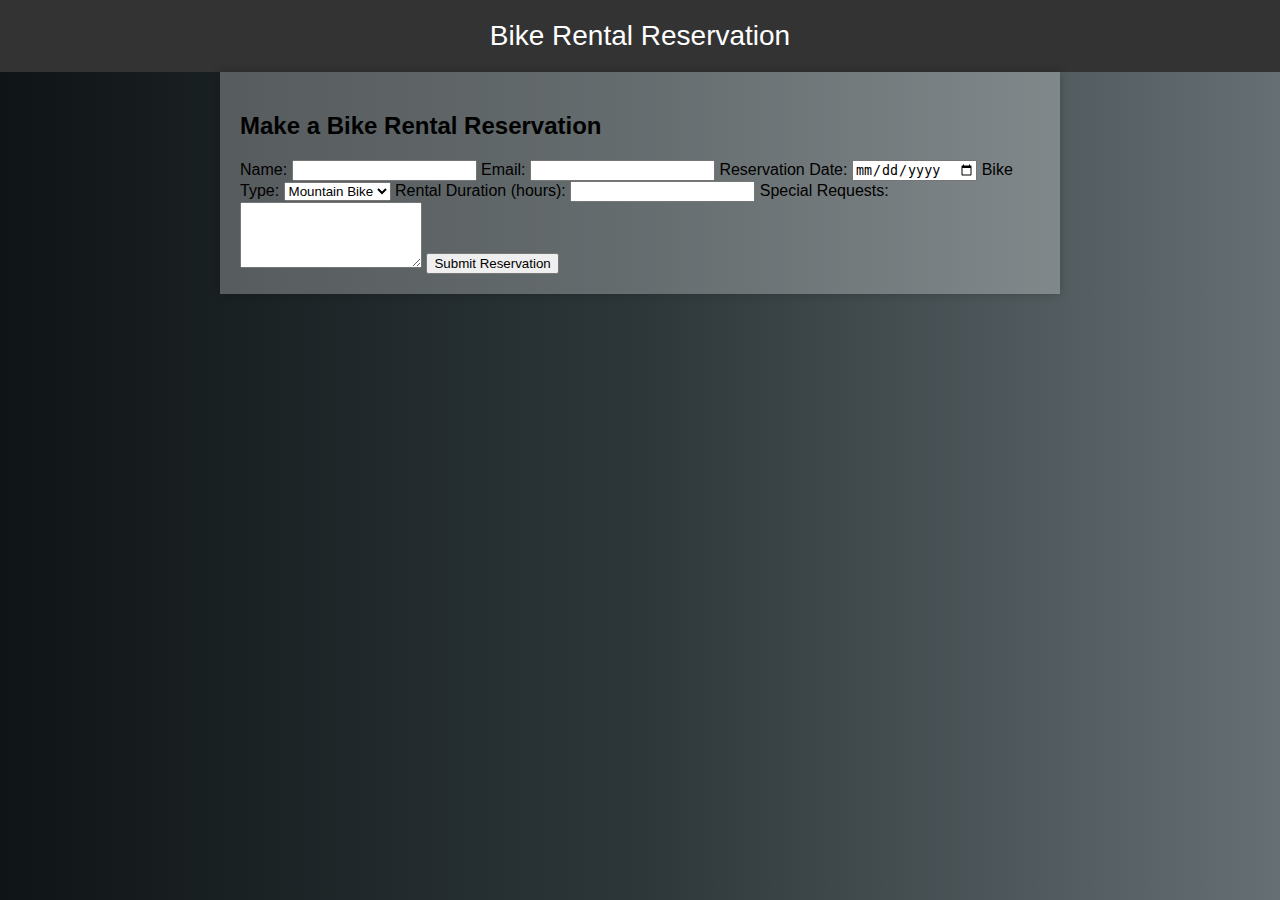
<file: New folder/reservations.html>
<!DOCTYPE html>
<html lang="en">
<head>
    <meta charset="UTF-8">
    <meta name="viewport" content="width=device-width, initial-scale=1.0">
    <title>Bike Rental Reservation</title>
    <style>
       body {
            font-family: Arial, sans-serif;
            background: linear-gradient(to right, #0f1416, #2d373a, #666f73);
            margin: 0;
            padding: 0;
        }

        header {
            background-color: #333;
            color: #fff;
            text-align: center;
            padding: 20px;
            font-size: 28px;
        }

        .container {
            max-width: 800px;
            margin: 0 auto;
            padding: 20px;
            background-color: #ffffff45;
            box-shadow: 0 0 10px rgba(0, 0, 0, 0.2);
        }

    </style>
</head>
<body>
    <header>Bike Rental Reservation</header>
    <div class="container">
        <h2>Make a Bike Rental Reservation</h2>
        <form id="reservation-form">
            <label for="name">Name:</label>
            <input type="text" id="name" name="name" required>
            
            <label for="email">Email:</label>
            <input type="text" id="email" name="email" required>
            
            <label for="date">Reservation Date:</label>
            <input type="date" id="date" name="date" required>
            
            <label for="bike-type">Bike Type:</label>
            <select id="bike-type" name="bike-type" required>
                <option value="Mountain Bike">Mountain Bike</option>
                <option value="Road Bike">Road Bike</option>
                <option value="City Bike">City Bike</option>
                <option value="Electric Bike">Electric Bike</option>
            </select>
            
            <label for="duration">Rental Duration (hours):</label>
            <input type="number" id="duration" name="duration" min="1" required>
            
            <label for="special-requests">Special Requests:</label>
            <textarea id="special-requests" name="special-requests" rows="4"></textarea>
            
            <button type="submit">Submit Reservation</button>
        </form>
        
        <div id="confirmation" style="display: none;">
            <h2>Reservation Confirmation</h2>
            <p>Thank you for your bike rental reservation! Details:</p>
            <p>Name: <span id="confirmed-name"></span></p>
            <p>Email: <span id="confirmed-email"></span></p>
            <p>Date: <span id="confirmed-date"></span></p>
            <p>Bike Type: <span id="confirmed-bike-type"></span></p>
            <p>Rental Duration (hours): <span id="confirmed-duration"></span></p>
            <p>Special Requests: <span id="confirmed-special-requests"></span></p>
        </div>
    </div>

    <script>
        document.getElementById("reservation-form").addEventListener("submit", function (e) {
            e.preventDefault();
            // Get user input
            const name = document.getElementById("name").value;
            const email = document.getElementById("email").value;
            const date = document.getElementById("date").value;
            const bikeType = document.getElementById("bike-type").value;
            const duration = document.getElementById("duration").value;
            const specialRequests = document.getElementById("special-requests").value;

            // Display confirmation
            document.getElementById("confirmed-name").textContent = name;
            document.getElementById("confirmed-email").textContent = email;
            document.getElementById("confirmed-date").textContent = date;
            document.getElementById("confirmed-bike-type").textContent = bikeType;
            document.getElementById("confirmed-duration").textContent = duration;
            document.getElementById("confirmed-special-requests").textContent = specialRequests;

            document.getElementById("reservation-form").style.display = "none";
            document.getElementById("confirmation").style.display = "block";
        });
    </script>
</body>
</html>
</file>
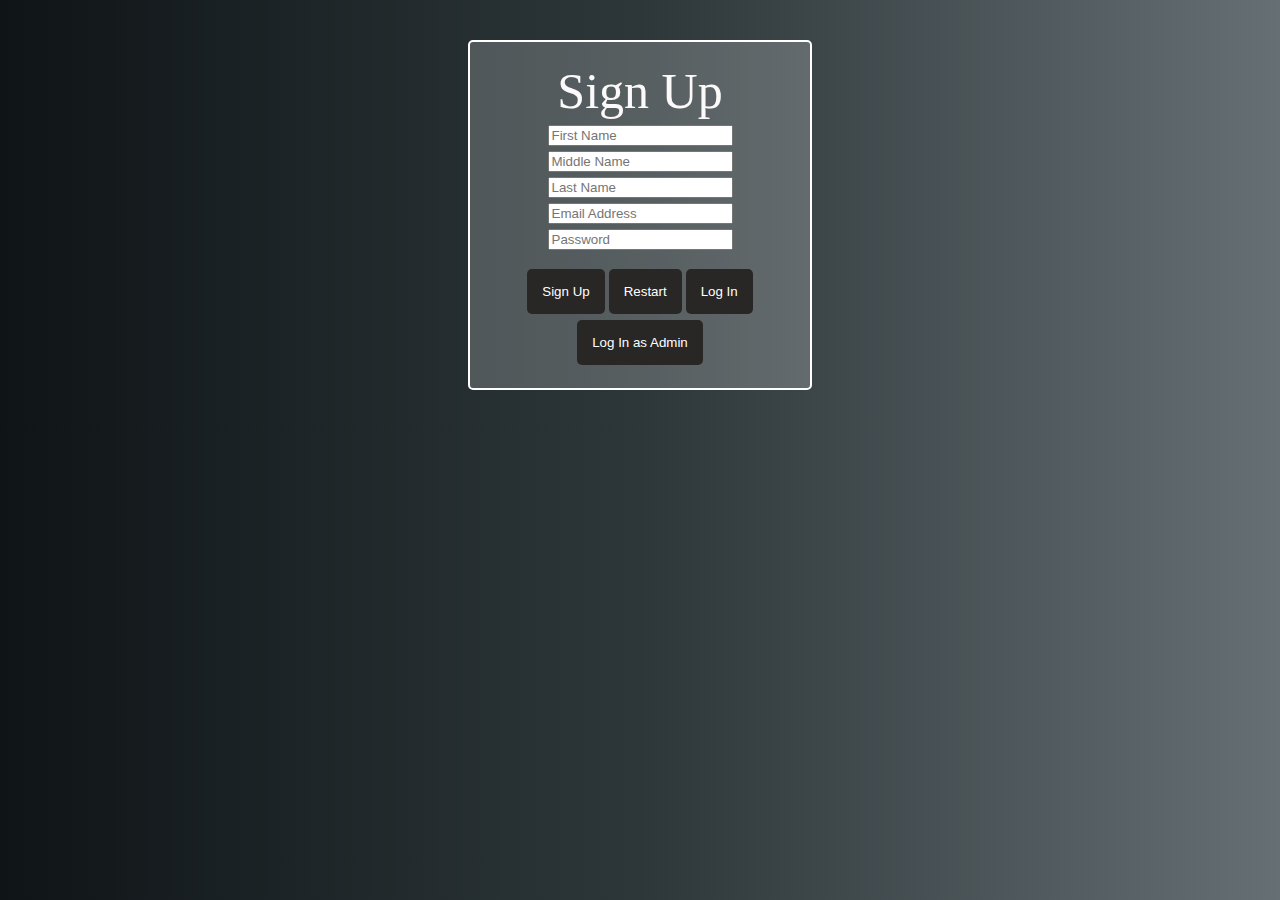
<file: New folder/signup.html>
<!DOCTYPE html>
<html lang="en">
<head>
    <meta charset="UTF-8">
    <meta name="viewport" content="width=device-width, initial-scale=1.0">
    <title>Login and Registration</title>
    <style>
  body{
    text-align: center;
    padding: 2em 0;
    background-color: #f0f0f0;
    background-position: center;
    background-size:cover;
    background: linear-gradient(to right, #0f1416, #2d373a, #666f73);
}
header{
  font-size: 50px;
  color: rgb(251, 249, 249);
}
.container {
width: 300px;
padding: 20px;
border: 2px solid white;
background-color: rgba(255, 255, 255, 0.2);
border-radius: 5px;
margin: auto;
}

.first{
  margin: 5px;
}
.Middle{
  margin: 5px;
}
.Last{
  margin: 5px;
}
.Email{
  margin: 5px;
}
button {
    padding: 5%;
    background-color: rgb(41, 38, 38);
    border: none;
    border-radius: 5px;
    cursor: pointer;
    margin-bottom: 1%;
    color: white;
   
}
button[type="submit"] {
    background-color: rgb(41, 38, 38);
    margin-top: 1%;
    
}
button[type="reset"] {
    background-color: rgb(41, 38, 38);
    margin-top: 1%;
    
}
button[type="Continue"] {
    background-color: rgb(41, 38, 38);
    margin-top: 1%;
   
}
button[type="Log"] {
    background-color: rgb(41, 38, 38);
    margin-top: 1%;
    

}
button[type="Admin"] {
    background-color: rgb(41, 38, 38);
    margin-top: 1%;
    color: peachpuff;
}
button[type="back"] {
    background-color: rgb(41, 38, 38);
    margin-top: 1%;
    color: peachpuff;
}

#successMessage {
    display: none;
    font-size: 24px;
    color: black;
    margin-top: 20px;
}
    </style>
</head>
<body>
    <!DOCTYPE html>
<html lang="en">
<head>
    <meta charset="UTF-8">
    <meta name="viewport" content="width=device-width, initial-scale=1.0">
    <title>Sign Up</title>
</head>
<body>
 
 <div class="container">
    <header>Sign Up</header>
     <form id="myForm">
         <div class="first">
             <input type="text" placeholder="First Name" id="firstName">
         </div>
         <div class="Middle">
             <input type="text" placeholder="Middle Name" id="middleInitial">
         </div>
         <div class="Last">
             <input type="text" placeholder="Last Name" id="lastName">
         </div>
         <div class="Email">
             <input type="email" placeholder="Email Address" id="email">
         </div>
         <div class="Password">
             <input type="password" placeholder="Password" id="password">
         </div>
     
        <div class="Sign">
            <p> </p>
             <button type="submit" onclick="registerUser()">Sign Up</button>
                <button type="reset" id="resetButton">Restart</button>
                <button type="Log" id="loginButton" onclick="location.href='next.html'">Log In</button>
                <button type="Log" id="Admin" onclick="location.href='next2.html'">Log In as Admin</button>
            
       </div>
   

         
    </form>
         <div id="successMessage" style="display: none;">
               Congratulations! You have successfully signed up.
            <button type="Continue" onclick="location.href='next.html'" id="Continue">Continue to Log in</button>
           <button type="button" onclick="goBackToSignUp()" id="Back">Go back</button>

 </div>
    
</body>
<script>
    function validateForm() {
  // Get form input elements
  var firstNameInput = document.getElementById("firstName");
  var middleInitialInput = document.getElementById("middleInitial");
  var lastNameInput = document.getElementById("lastName");
  var emailInput = document.getElementById("email");
  var passwordInput = document.getElementById("password");

  // Reset any previous error messages
  resetErrors();

  // Validate First Name
  if (firstNameInput.value.trim() === '') {
      setError(firstNameInput, 'First Name is required');
  } else if (firstNameInput.value.trim().length < 2) {
      setError(firstNameInput, 'First Name must be at least 2 characters');
  }

  // Validate Last Name
  if (lastNameInput.value.trim() === '') {
      setError(lastNameInput, 'Last Name is required');
  } else if (lastNameInput.value.trim().length < 2) {
      setError(lastNameInput, 'Last Name must be at least 2 characters');
  }

  // Validate Middle Initial
  if (middleInitialInput.value.trim() === '') {
      setError(middleInitialInput, 'Middle Name is required');
  } else if (middleInitialInput.value.trim().length < 2) {
      setError(middleInitialInput, 'Middle Name must be at least 2 characters');
  }

  // Validate Email Address
  if (emailInput.value.trim() === '') {
      setError(emailInput, 'Email is required');
  } else if (!emailPattern.test(emailInput.value.trim())) {
      setError(emailInput, 'Invalid Email Address');
  }

  // Validate Password
  if (passwordInput.value.trim() === '') {
      setError(passwordInput, 'Password is required');
  } else if (passwordInput.value.trim().length < 6) {
      setError(passwordInput, 'Password must be at least 6 characters');
  }

  // Check if any errors were found
  if (document.querySelectorAll('.error').length === 0) {
      alert('Success! Form submitted successfully.');
      // You can submit the form here if needed
  }
}


function setError(inputElement, errorMessage) {
  // Create a div element for the error message
  var errorElement = document.createElement('div');
  errorElement.className = 'error';
  errorElement.innerText = errorMessage;

  // Add CSS styles for error messages
  errorElement.style.fontSize = 'px'; // Set the font size to your desired value
  errorElement.style.color = 'red'; // Set the text color to red or your desired color

  // Insert the error message before the input element
  inputElement.parentNode.insertBefore(errorElement, inputElement);
}



function resetErrors() {
  var errorElements = document.querySelectorAll('.error');
  errorElements.forEach(function (errorElement) {
      errorElement.parentNode.removeChild(errorElement);
  });
}

// Attach the validateForm function to the form's submit event
document.getElementById("myForm").addEventListener("submit", function (event) {
  event.preventDefault(); // Prevent form submission
  validateForm();
});

// Attach the resetForm function to the Reset button
document.getElementById("resetButton").addEventListener("click", function () {
  resetForm();
});

function resetForm() {
  document.getElementById("firstName").value = "";
  document.getElementById("middleInitial").value = "";
  document.getElementById("lastName").value = "";
  document.getElementById("email").value = "";
  document.getElementById("password").value = "";
  resetErrors();

  // Show the "Log In" button again
  document.getElementById("loginButton").style.display = "block";
}


// Add this to your JavaScript
document.addEventListener("DOMContentLoaded", function () {
  const form = document.getElementById("myForm");
  const successMessage = document.getElementById("successMessage");
  const resetButton = document.getElementById("resetButton"); // Get the reset button element

  form.addEventListener("submit", function (e) {
      e.preventDefault(); // Prevent the default form submission behavior

      // Check for form validation (you can add your validation logic here)
      const firstName = document.getElementById("firstName").value;
      const middleInitial = document.getElementById("middleInitial").value;
      const lastName = document.getElementById("lastName").value;
      const email = document.getElementById("email").value;
      const password = document.getElementById("password").value;

      if (firstName.trim() === "" || lastName.trim() === "" || email.trim() === "" || password.trim() === "") {
          alert("Please fill in all required fields.");
          return;
      }

      // Store email and password in localStorage (not recommended for production)
      localStorage.setItem("userEmail", email);
      localStorage.setItem("userPassword", password);

      // If the form is valid, display the success message and hide the form
      form.style.display = "none";
      successMessage.style.display = "block";

      // Hide the reset button
      resetButton.style.display = "none"; // Set the reset button's display property to "none"
  });
});

function goBackToSignUp() {
  // Hide the success message
  var successMessage = document.getElementById("successMessage");
  successMessage.style.display = "none";

  // Show the signup form
  var myForm = document.getElementById("myForm");
  myForm.style.display = "block";
}
// Add this function to your Sign Up JavaScript
function registerUser() {
  var firstName = document.getElementById("firstName").value;
  var middleInitial = document.getElementById("middleInitial").value;
  var lastName = document.getElementById("lastName").value;
  var email = document.getElementById("email").value;
  var password = document.getElementById("password").value;

  // Check if any required fields are empty

  // Save user registration data in local storage
  localStorage.setItem("userFirstName", firstName);
  localStorage.setItem("userLastName", lastName);
  localStorage.setItem("userEmail", email);
  localStorage.setItem("userPassword", password);

  // Add the following line to hide the "Log In" button
  document.getElementById("loginButton").style.display = "none";

}
  </script>
</html>
</file>
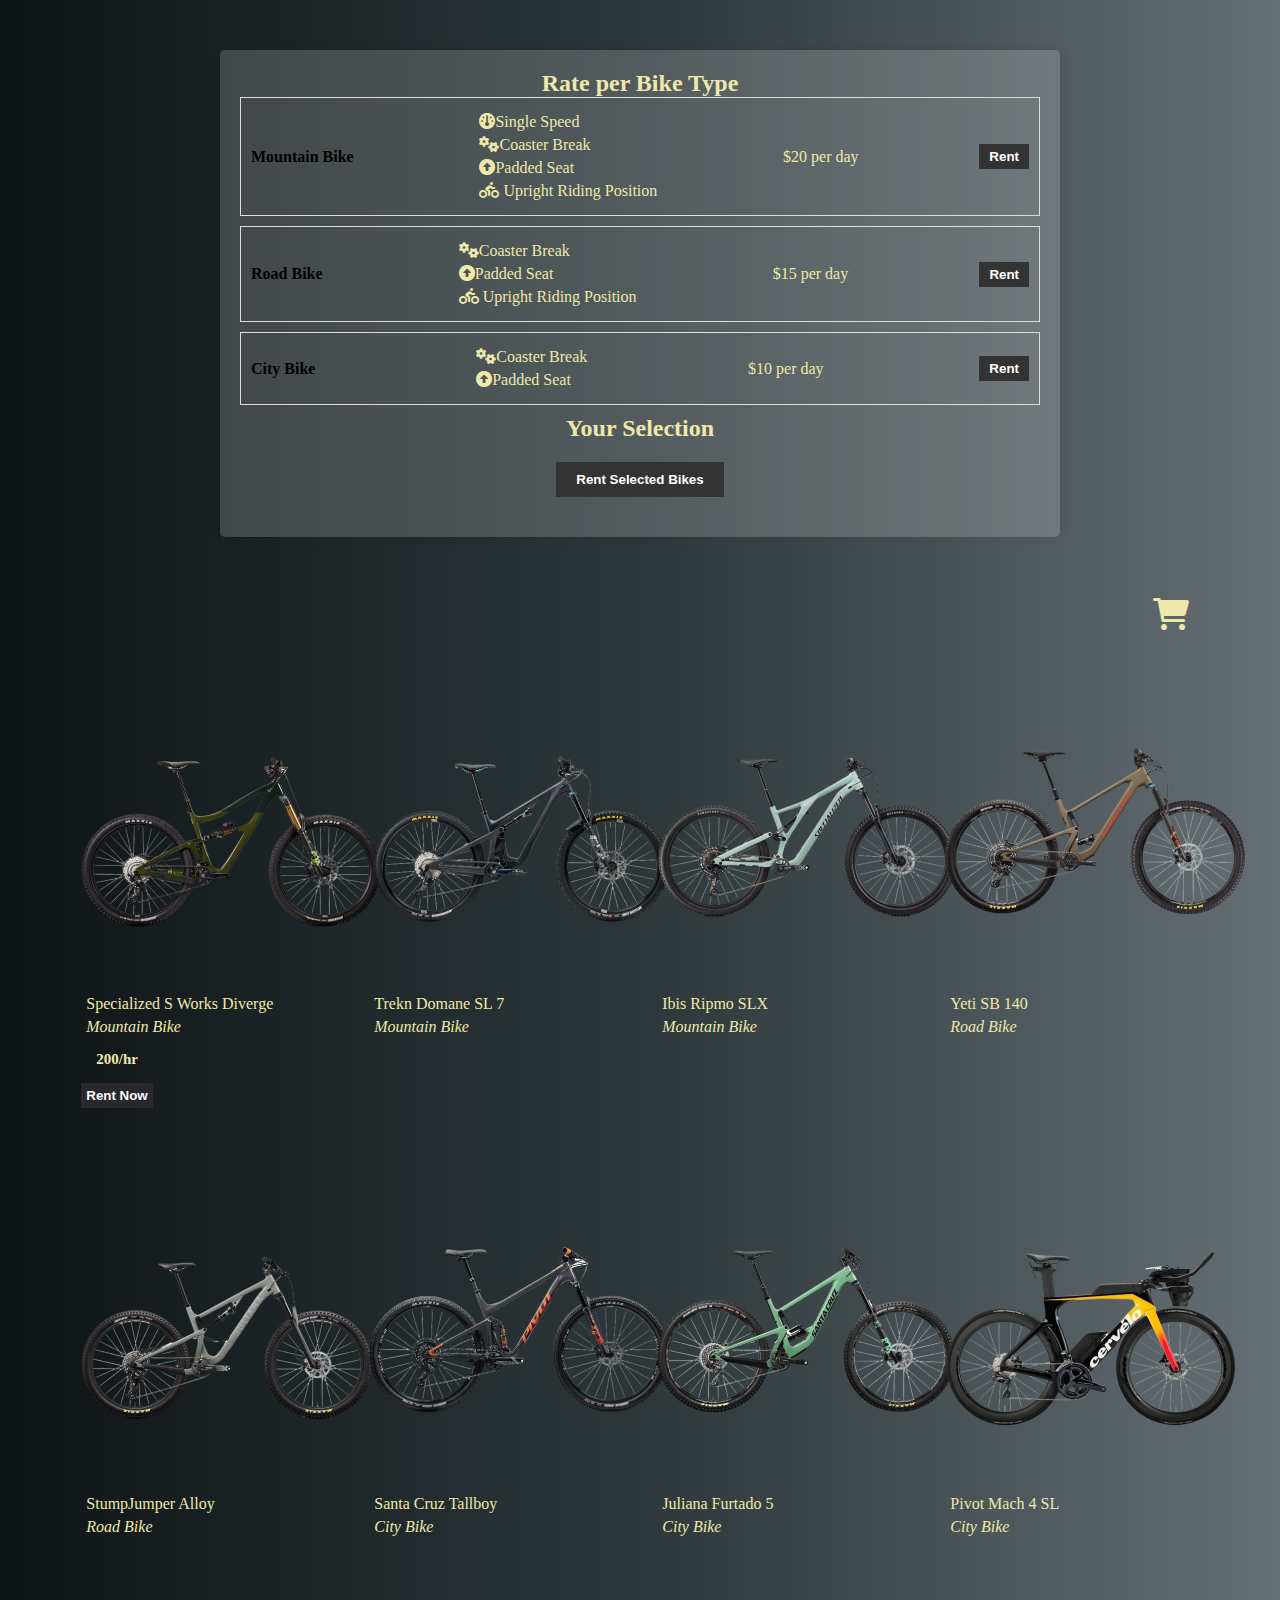
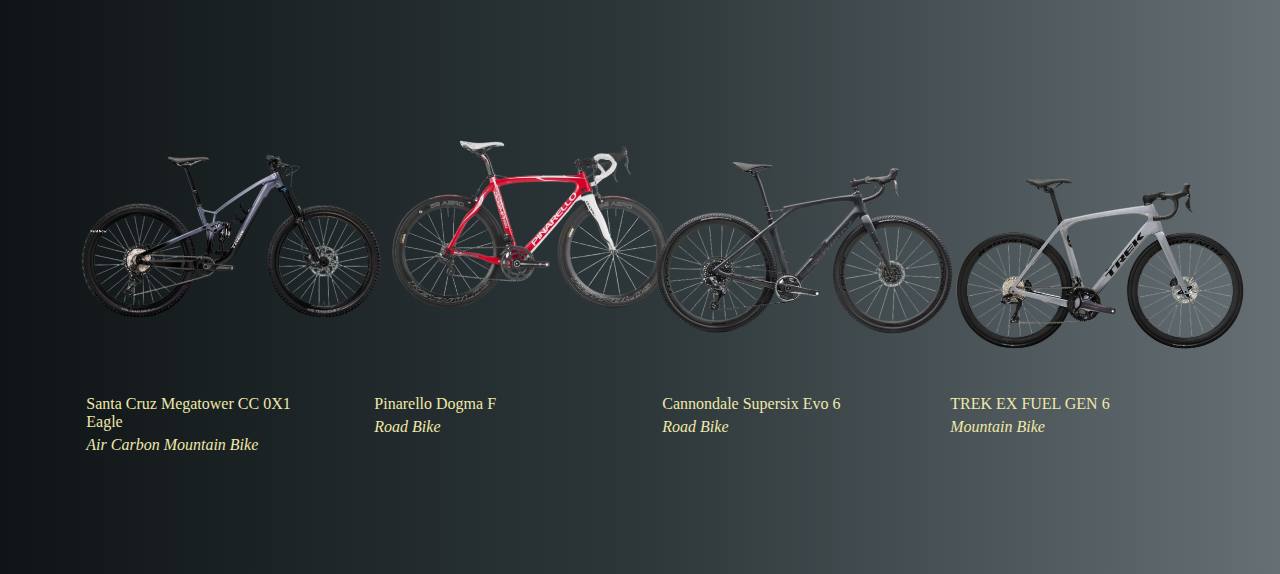
<file: New folder/Start.html>
<!DOCTYPE html>
<html lang="en">
   
<head>
    <meta charset="UTF-8">
    <meta name="viewport" content="width=device-width, initial-scale=1">
    <title>Sun Cycling PH</title>
    <link rel="icon" type="image/x-icon" href="1.png">

   
</head>
<header style="text-align: center; margin-top: 50px">
    <h1 style="color: pink;"></h1>
</header>
<body>
    
    <div id="file3-content">
        <link rel="stylesheet"  href="html1.css">
        <link rel="stylesheet" href="https://cdnjs.cloudflare.com/ajax/libs/font-awesome/6.0.0-beta3/css/all.min.css">
        <div class="container">
            <h2>Rate per Bike Type</h2>
            <ul id="bikeList">
                <li class="bike-item">
                    <span class="bike-name">Mountain Bike  </span>
                    <span class="bike-details">
                        <p > <i class="fa-solid fa-gauge"> </i>Single Speed </p>
                        <p>   <i class="fa-solid fa-gears"></i>Coaster Break</p>
                        <p>   <i class="fa-solid fa-circle-up"></i>Padded Seat</p>
                        <p>  <i class="fa-solid fa-person-biking"></i> Upright Riding Position</p>
                    </span>
                    
                    <span class="bike-price">$20 per day</span>
                    <button class="rent-button" onclick="selectBike('Mountain Bike', 20)">Rent</button>
                </li>
                <li class="bike-item">
                    <span class="bike-name">Road Bike</span>
                    <span class="bike-details"> 
                        <p>   <i class="fa-solid fa-gears"></i>Coaster Break</p>
                        <p>   <i class="fa-solid fa-circle-up"></i>Padded Seat</p>
                        <p>  <i class="fa-solid fa-person-biking"></i> Upright Riding Position</p>
                    </span>
                    <span class="bike-price">$15 per day</span>
                    <button class="rent-button" onclick="selectBike('City Bike', 15)">Rent</button>
                </li>
                <li class="bike-item">
                    <span class="bike-name">City Bike  </span>
                        <span class="bike-details"> 
                        <p>   <i class="fa-solid fa-gears"></i>Coaster Break</p>
                        <p>   <i class="fa-solid fa-circle-up"></i>Padded Seat</p>
                    </span>
                    <span class="bike-price">$10 per day</span>
                    <button class="rent-button" onclick="selectBike('City Bike', 15)">Rent</button>
                </li>
            </ul>
    
            <h2>Your Selection</h2>
            <ul id="selectedBikes"></ul>
            <p id="totalCost"></p>
            <button id="rentButton" onclick="rentBikes()">Rent Selected Bikes</button>
        </div>
        <!-- ... (previous HTML code) -->


    
        <script>
            let selectedBikes = [];
    
            function selectBike(name, price) {
                selectedBikes.push({ name, price });
                updateSelectedBikesList();
            }
    
            function updateSelectedBikesList() {
                const selectedBikesList = document.getElementById("selectedBikes");
                selectedBikesList.innerHTML = "";
    
                let totalCost = 0;
    
                selectedBikes.forEach((bike, index) => {
                    const listItem = document.createElement("li");
                    listItem.textContent = `${bike.name} - $${bike.price} per day`;
                    selectedBikesList.appendChild(listItem);
    
                    totalCost += bike.price;
                });
    
                document.getElementById("totalCost").textContent = `Total Cost: $${totalCost.toFixed(2)}`;
            }
    
            function rentBikes() {
                if (selectedBikes.length === 0) {
                    alert("Please select at least one bike to rent.");
                } else {
                    alert(`Thank you for renting ${selectedBikes.length} bike(s)!`);
                    // Add further logic for processing the rental, e.g., updating user account, database, etc.
                    selectedBikes = [];
                    updateSelectedBikesList();
                }
            }
            function rentBikes() {
                if (selectedBikes.length === 0) {
                    alert("Please select at least one bike to rent.");
                } else {
                    // Display a form for payment information (you can replace this with your own payment processing logic)
                    showPaymentForm();
                }
            }

            // Continue from previous code
// ...

function showPaymentForm() {
    const checkoutForm = document.createElement("form");
    checkoutForm.id = "checkout-form";
    checkoutForm.innerHTML = `
        <h2>Payment Information</h2>
        <label for="card-number">Card Number:</label>
        <input type="text" id="card-number" name="card-number" required>
        <label for="expiration-date">Expiration Date:</label>
        <input type="text" id="expiration-date" name="expiration-date" required>
        <label for="cvv">CVV:</label>
        <input type="text" id="cvv" name="cvv" required>

        <!-- Add address fields -->
        <label for="address">Address:</label>
        <input type="text" id="address" name="address" required>
        <label for="city">City:</label>
        <input type="text" id="city" name="city" required>
        <label for="postal-code">Postal Code:</label>
        <input type="text" id="postal-code" name="postal-code" required>
        
        <button type="submit">Complete Rental</button>
    `;
    checkoutForm.addEventListener("submit", completeRental);
    document.getElementById("file3-content").appendChild(checkoutForm);
}

function completeRental(e) {
    e.preventDefault();
    const cardNumber = document.getElementById("card-number").value;
    const expirationDate = document.getElementById("expiration-date").value;
    const cvv = document.getElementById("cvv").value;
    
    // Address information
    const address = document.getElementById("address").value;
    const city = document.getElementById("city").value;
    const postalCode = document.getElementById("postal-code").value;

    // Add your payment processing logic here (e.g., validate card information, charge the user, etc.)

    // After successful payment, reset the selected bikes and update the UI
    selectedBikes = [];
    updateSelectedBikesList();

    alert("Thank you for your payment! Your rental is complete.");
    // You can also redirect the user to a confirmation page or take further actions as needed.
}

        </script>
    </div>
</body>
</html>
        </script>
        </div>

    <!-- Content from file2.html -->
    <div id="file2-content">
        <link rel="stylesheet"  href="html2.css">
        <link rel="stylesheet" href="https://cdnjs.cloudflare.com/ajax/libs/font-awesome/6.0.0-beta3/css/all.min.css">

        <h1><i class=" fa fa-shopping-cart"></i></h1>
        <section class="section2">
            <div class="item">
                <img src="bike5.png">
                <p>Specialized S Works Diverge</p>
                <p><i>Mountain Bike</i></p>
                <h6>200/hr</h6>
                <span></span>
                <button>Rent Now</button>
                
            </div>
            <div class="item">
                <img src="bike6.png">
                <p>Trekn Domane SL 7 </p>
                <p><i>Mountain Bike</i></p>
                <span></span>
               
            </div>
            <div class="item">
                <img src="bike7.png">
                <p>Ibis Ripmo SLX </p>
                <p><i>Mountain Bike</i></p>
                <span></span>
            </div>
            <div class="item">
                <img src="bike8.png">
                <p>Yeti SB 140</p>
                <p><i>Road Bike</i></p>
                <span></span>
            </div>
        </section>

        <section class="section3">
            <div class="item">
                <img src="bike9.png">
                <p>StumpJumper Alloy</p>
                <p><i>Road Bike</i></p>

                <span></span>
 
                
            </div>
            <div class="item">
                <img src="bike10.png">
                <p>Santa Cruz Tallboy</p>
                <p><i>City Bike</i></p>
      
                <span></span>
            
            </div>
            <div class="item">
                <img src="bike11.png">
                <p>Juliana Furtado 5</p>
                <p><i>City Bike</i></p>
     
                <span></span>
         
            </div>
            <div class="item">
                <img src="bike12.png">
                <p>Pivot Mach 4 SL</p>
                <p><i>City Bike</i></p>
            
                <span></span>
            
            </div>
        </section>
        <section>
            <div class="item">
                <img src="bike1.png">
                <p>Santa Cruz Megatower CC 0X1 Eagle</p>
                <p><i> Air Carbon Mountain Bike</i></p>
            
			<!-- Image of the bike
                <p > <i class="fa-solid fa-gauge"> </i> Single Speed </p>
                <p>   <i class="fa-solid fa-gears"></i>Coaster Break</p>
                <p>   <i class="fa-solid fa-circle-up"></i>Padded Seat</p>
                <p>  <i class="fa-solid fa-person-biking"></i> Upright Riding Position</p>
            -->

                <span></span>
            
                
            </div>
            <div class="item">
                <img src="bike2.png">
                <p>Pinarello Dogma F</p>
                <p><i>Road Bike</i></p>

                <span></span>

            </div>
            <div class="item">
                <img src="bike3.png">
                <p>Cannondale Supersix Evo 6</p>
                <p><i>Road Bike</i></p>
 
                <span></span>
     
            </div>
            <div class="item">
                <img src="bike4.png">
                <p>TREK EX FUEL GEN 6</p>
                <p><i>Mountain Bike</i></p>
      
                <span></span>
              
            </div>
        </section>

        <div class="select">
            
        </div>
    </div>

   
</body>
</html>
</file>
<file: New folder/html1.css>
.container {
                max-width: 800px;
                margin: 0 auto;
                padding: 20px;
                background-color: #ffffff2e;
                border-radius: 5px;
                box-shadow: 0 0 10px rgba(0, 0, 0, 0.1);
            }
    
            h1, h2 {
                text-align: center;
            }
    
            #bikeList {
                list-style: none;
                padding: 0;
            }
    
            .bike-item {
                border: 1px solid #ddd;
                margin-bottom: 10px;
                padding: 10px;
                display: flex;
                justify-content: space-between;
                align-items: center;
            }
    
            .bike-name {
                font-weight: bold;
                color: black;
            }
    
            button.rent-button {
                background-color: #333;
                color: #fff;
                border: none;
                padding: 5px 10px;
                cursor: pointer;
            }
    
            #selectedBikes {
                list-style: none;
                padding: 0;
            }
    
            #selectedBikes li {
                margin-bottom: 5px;
            }
    
            #totalCost {
                font-weight: bold;
                text-align: right;
                margin-top: 10px;
                color: black;
            }
    
            #rentButton {
                background-color: #333;
                color: #fff;
                border: none;
                padding: 10px 20px;
                cursor: pointer;
                display: block;
                margin: 20px auto;
            }
</file>
<file: New folder/html2.css>
@import url('https://stackpath.bootstrapcdn.com/font-awesome/4.7.0/css/font-awesome.min.css');
	*
    
    {
		margin: 0;
		padding: 0;
		color: palegoldenrod;
	}

    body{
        background: linear-gradient(to right, #0f1416, #2d373a, #666f73);
    }
	h1{
		width: 3%;
	    position: relative;
	    top: 60px;
	    left: 90%;
	    cursor: pointer;
	}
	h1:before{
		content: attr(data-count);
	    color: white;
	    position: absolute;
	    right: 16px;
	    font-size: 15px;
	    text-align: center;
	    top: -12px;
	    width: 20px;
	    height: 20px;
	    background: red;
	    border-radius: 50%;
	    opacity: 0;
	}
	h1.zero:before{
		opacity: 1;
	}
		section{
			margin: 100px auto;
			width: 90%;
			height: 400px;
			display: flex;
			justify-content: space-around;
		}
		section div{
			width: 22%;
			height: 93%;
			background:none;
			padding: 1%;
			position: relative;
		}
		img{
			width: 300px;
			height: 300px;
		}

		p{
			margin: 5px;
		}
		h6{
		    width: 50px;
		    padding: 5px;
		    margin: 10px;
		    font-size: 15px;
		}
		button{
			padding: 5px;
		    background:  #28282d;
		    border: none;
		    outline: none;
		    font-weight: bold;
		    color: #fafafa;
		    cursor: pointer;
		}
		section div span{
			position: absolute;
		    top: 14px;
		    left: 13px;
		    background:  #28282d26;
		    width: 300px;
		    height: 186px;
		    display: none;
		}
		section div span img{
			width: 100%;
			height: 100%;
		}
		section div:nth-child(1)>span.active{
			animation: first 0.5s ease-in;
			z-index: 2;
			display: block;

		}
		section div:nth-child(2)>span.active{
			animation: second 0.5s ease-in;
			z-index: 2;
			display: block;

		}
		section div:nth-child(3)>span.active{
			animation: third 0.5s ease-in;
			z-index: 2;
			display: block;

		}
		section div:nth-child(4)>span.active{
			animation: four 0.5s ease-in;
			z-index: 2;
			display: block;

		}
		.section2 div:nth-child(1)>span.active{
			animation: first 0.5s ease-in;
			z-index: 2;
			display: block;

		}
		.section2 div:nth-child(2)>span.active{
			animation: second 0.5s ease-in;
			z-index: 2;
			display: block;

		}
		.section2 div:nth-child(3)>span.active{
			animation: third 0.5s ease-in;
			z-index: 2;
			display: block;

		}
		.section2 div:nth-child(4)>span.active{
			animation: four 0.5s ease-in;
			z-index: 2;
			display: block;

		}
   
		.section3 div:nth-child(1)>span.active{
			animation: first 0.5s ease-in;
			z-index: 2;
			display: block;

		}
		.section3 div:nth-child(2)>span.active{
			animation: second 0.5s ease-in;
			z-index: 2;
			display: block;

		}
		.section3 div:nth-child(3)>span.active{
			animation: third 0.5s ease-in;
			z-index: 2;
			display: block;

		}
		.section3 div:nth-child(4)>span.active{
			animation: four 0.5s ease-in;
			z-index: 2;
			display: block;

		}
		@keyframes first{
			to{
				width: 30px;
			    height: 20px;
			    left: 1290px;
			    top: -70px;
			}
		}
		@keyframes second{
			to{
				width: 30px;
			    height: 20px;
			    left: 948px;
			    top: -70px;
			}
		}
		@keyframes third{
			to{
				width: 30px;
			    height: 20px;
			    left: 606px;
			    top: -70px;
			}
		}
		@keyframes four{
			to{
				width: 30px;
			    height: 20px;
			    left: 265px;
			    top: -70px;
			}
		}


		
		.select{
			width: 60%;
			height: 580px;
			padding: 5%;
			background:linear-gradient(to right, #0f1416, #2d373a, #666f73);
			position: absolute;
			top: -1000px;
			left: 20%;
			transition: 0.5s;
			overflow-y: auto;
			margin: auto;
		}
		.select.display{
			top: 10px;
		}
		.select div{
			width: 100%;
			height: 200px;
			display: flex;
			padding: 5px;
			border: 1px solid peachpuff;
			position: relative;
			margin: 5px auto;
		}
		.select div img{
			width: 300px;
			height: 100%;
		}
		.select div p{
			padding: 35px;
			color: white;
		}
		.select div h6,
		.select div button{
			position: absolute;
			left: 45%;
			top: 50%;
			color: white;
		}
		.select div button{
			left: 60%;
			top: 55%;
		}
		.select div span{
			display: none;
		}
        .ul{
            text-align: center;
        }
</file>
